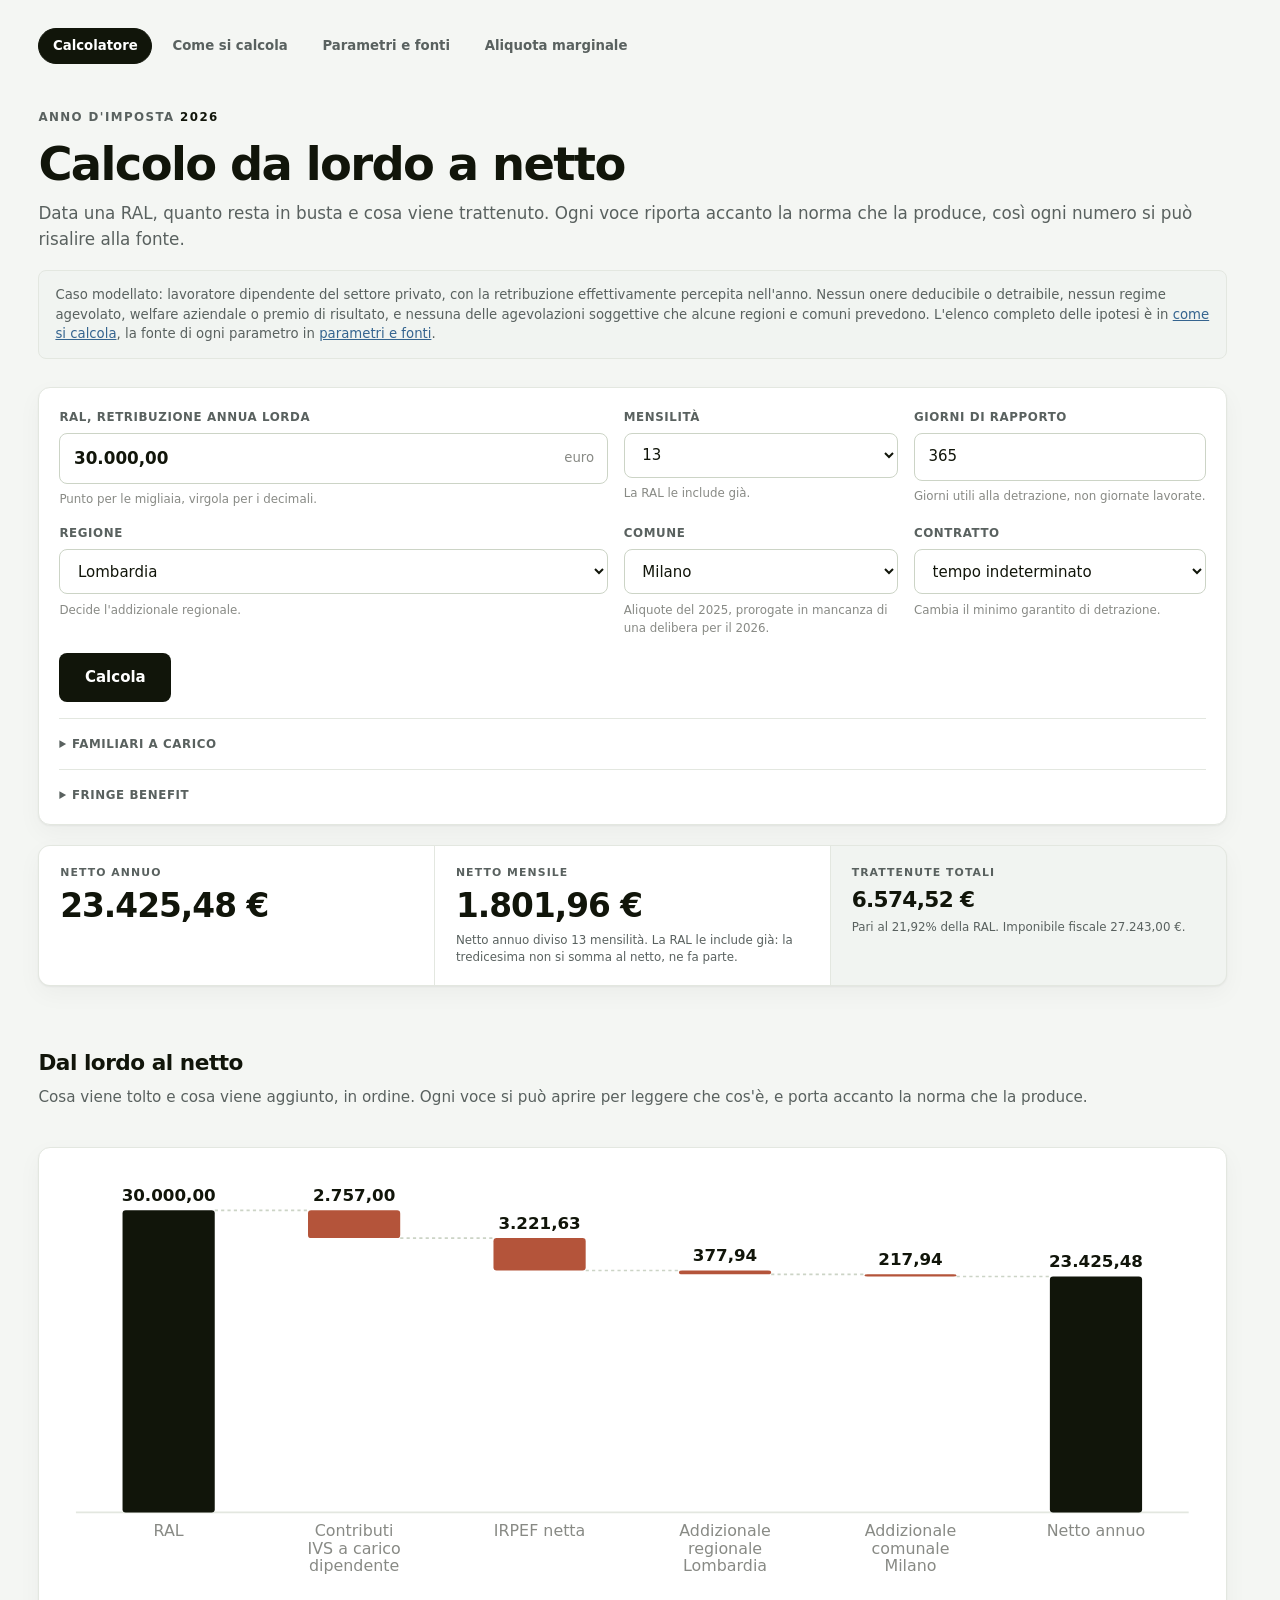
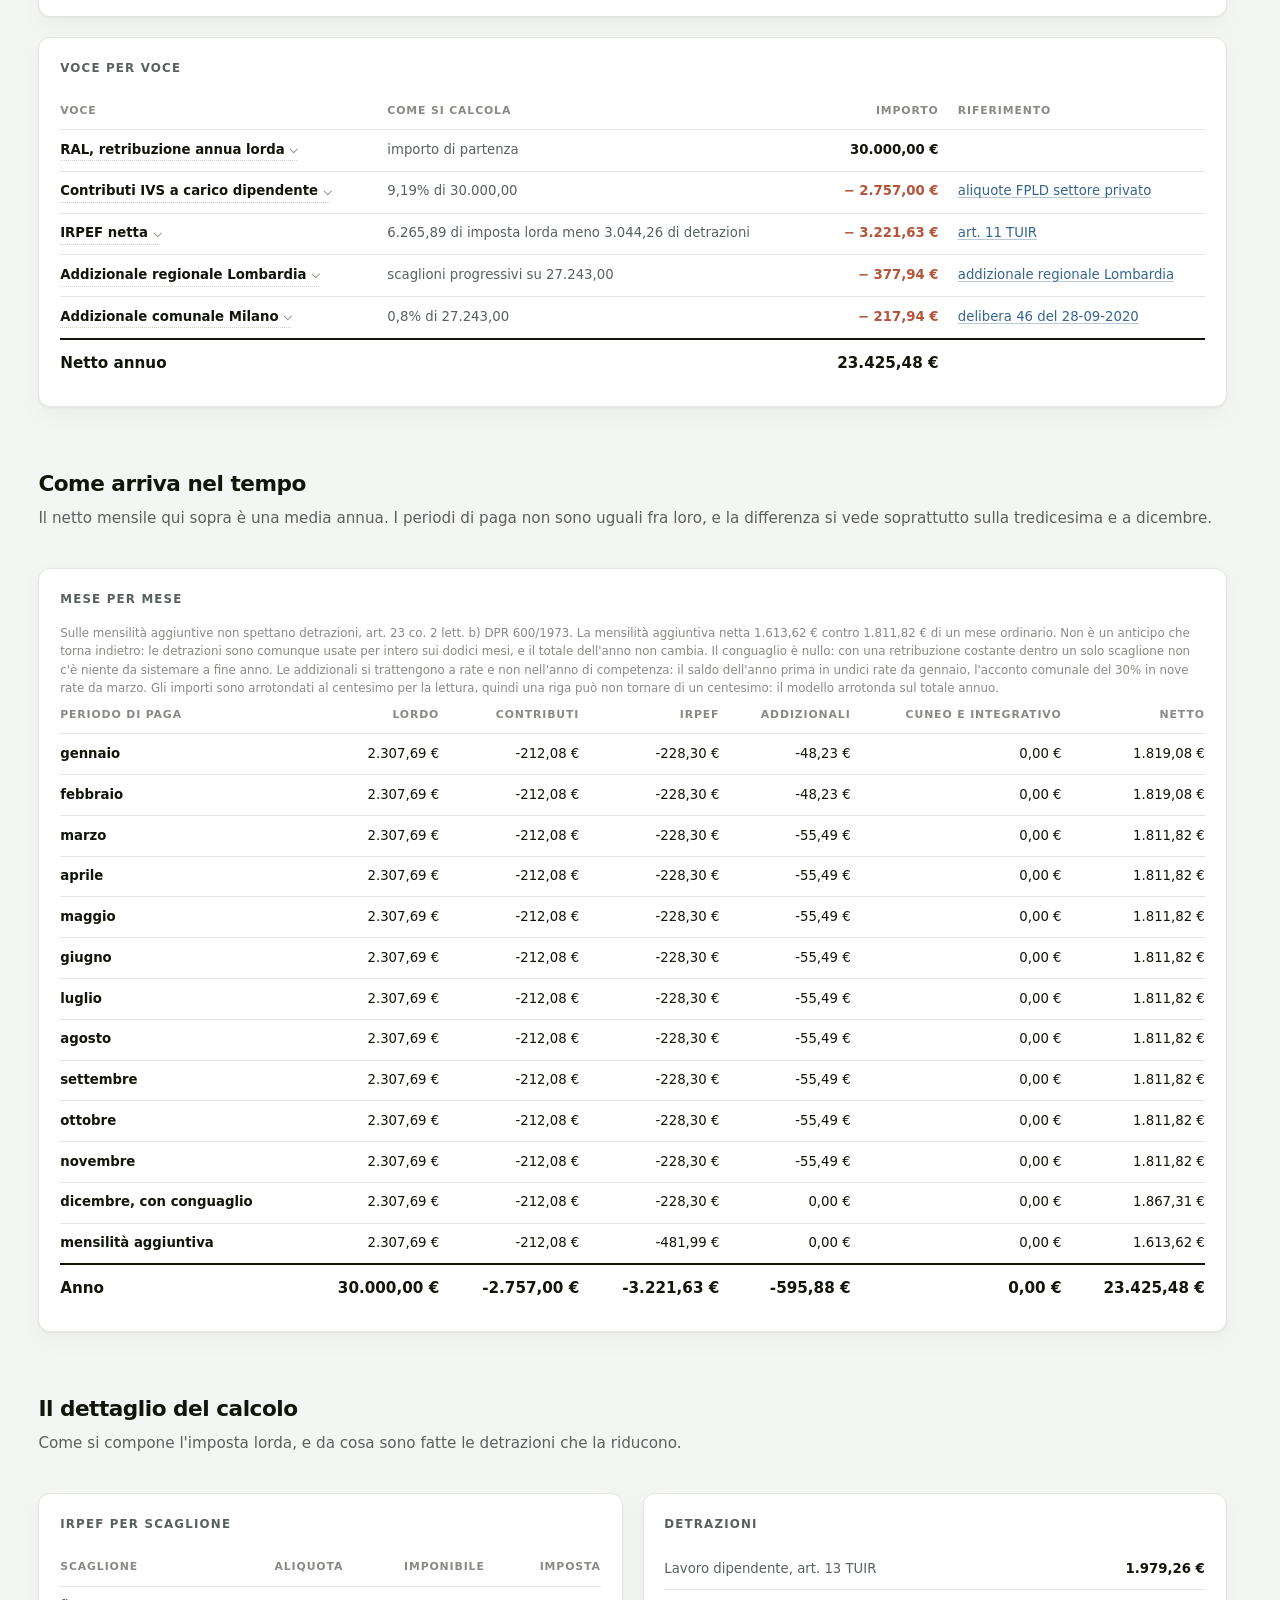
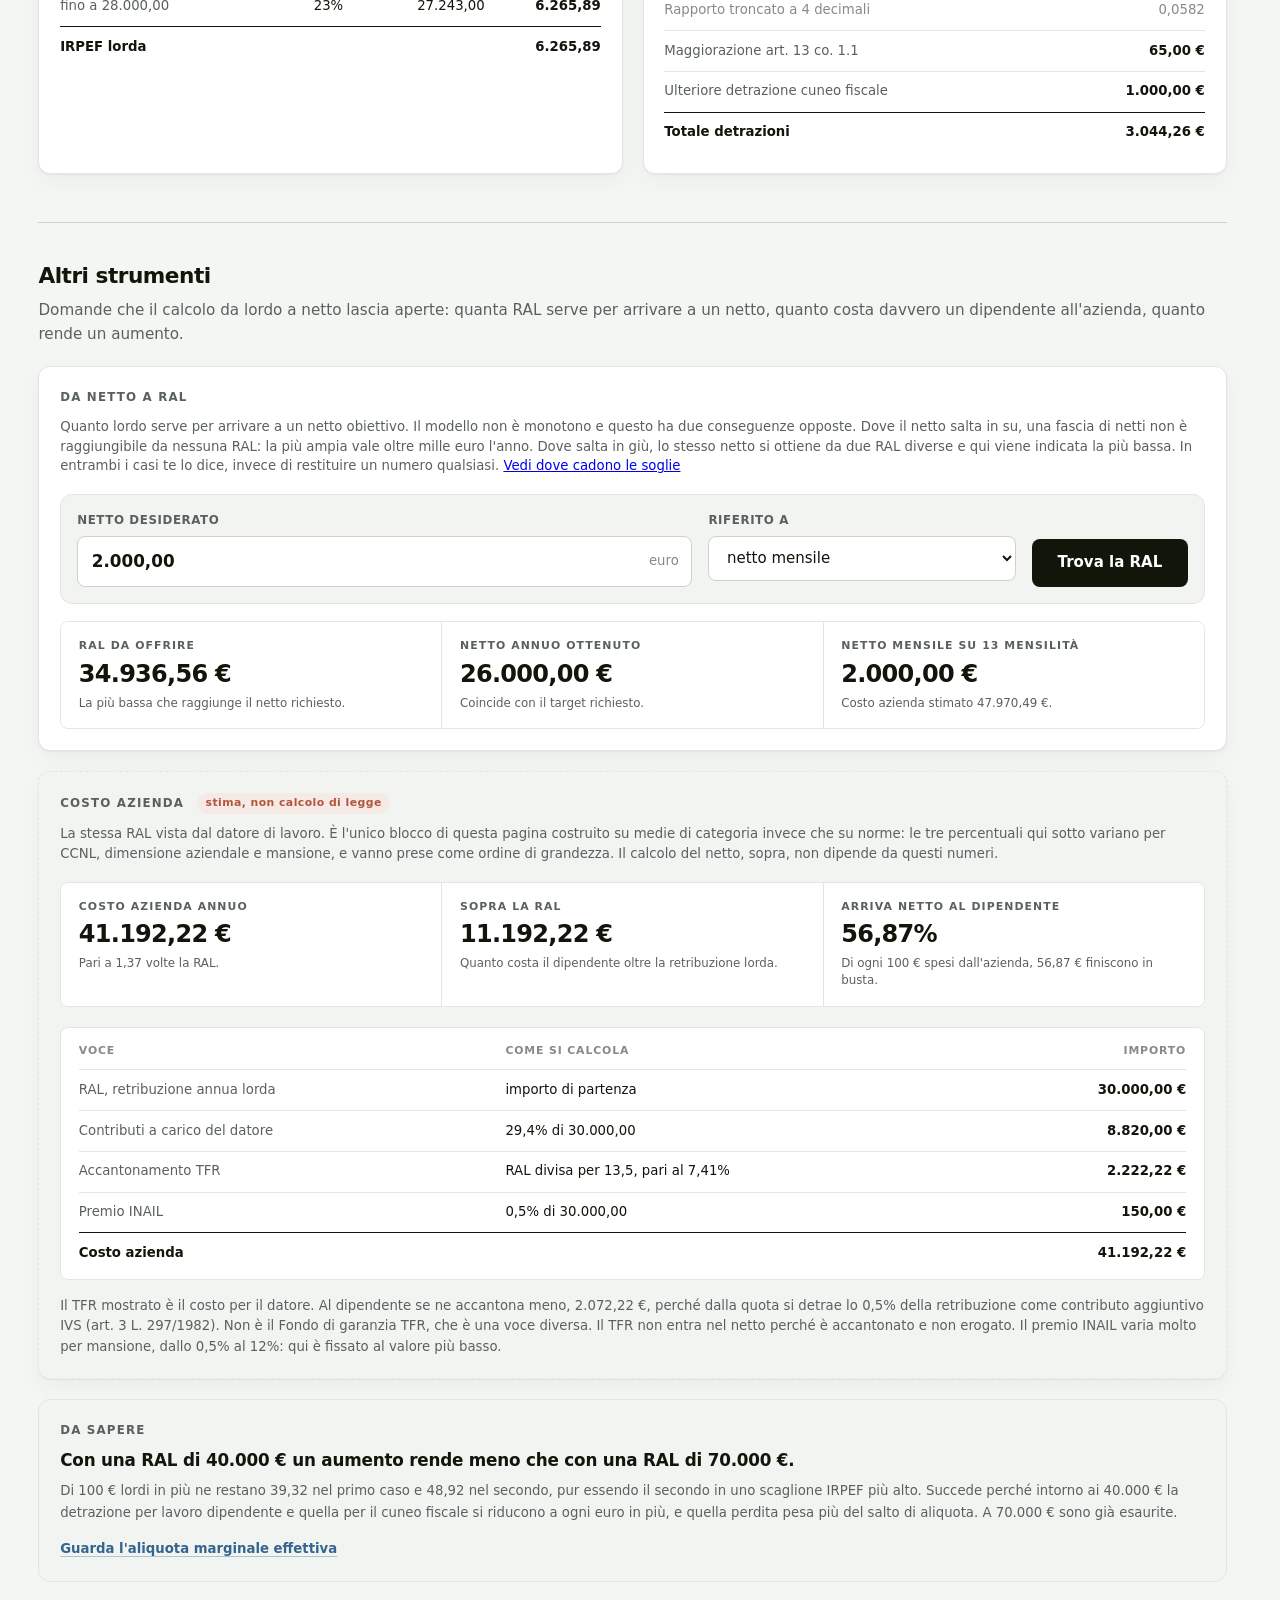
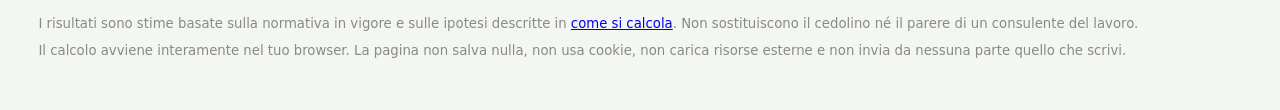
<file: index.html>
<!doctype html>
<html lang="it">
<head>
<meta charset="utf-8">
<meta name="viewport" content="width=device-width, initial-scale=1">
<title>Calcolo da lordo a netto, anno d'imposta 2026</title>
<meta name="description" content="Calcolo dello stipendio netto da RAL per lavoratori dipendenti in Italia, anni d'imposta 2025 e 2026: contributi, IRPEF, detrazioni, cuneo fiscale e addizionali di tutti i comuni, ogni voce con la norma che la produce.">
<meta property="og:type" content="website">
<meta property="og:site_name" content="Da RAL a netto">
<meta property="og:locale" content="it_IT">
<meta property="og:title" content="Da RAL a netto: calcolo dello stipendio netto 2026">
<meta property="og:description" content="Lo stipendio netto in Italia, voce per voce, con la norma che produce ogni numero. Contributi, IRPEF, cuneo fiscale e addizionali di 7.894 comuni.">
<meta property="og:url" content="https://ghiacciolodev.github.io/ral-netto/">
<meta property="og:image" content="https://ghiacciolodev.github.io/ral-netto/docs/og-image.png">
<meta property="og:image:width" content="1200">
<meta property="og:image:height" content="630">
<meta property="og:image:alt" content="Da RAL a netto: calcolatore dello stipendio netto con grafico a cascata">
<meta name="twitter:card" content="summary_large_image">
<link rel="icon" href="favicon.svg" type="image/svg+xml">
<link rel="stylesheet" href="src/styles.css">
</head>
<body>

  <nav aria-label="Sezioni del sito">
    <ul class="site-nav">
      <li><a href="index.html" aria-current="page">Calcolatore</a></li>
      <li><a href="metodo.html">Come si calcola</a></li>
      <li><a href="parametri.html">Parametri e fonti</a></li>
      <li><a href="curva.html">Aliquota marginale</a></li>
    </ul>
  </nav>

<header class="page-header">
  <p class="eyebrow">Anno d'imposta <strong>2026</strong></p>
  <h1>Calcolo da lordo a netto</h1>
  <p class="lede">
    Data una RAL, quanto resta in busta e cosa viene trattenuto. Ogni voce riporta
    accanto la norma che la produce, così ogni numero si può risalire alla fonte.
  </p>
  <p class="case-note">
    Caso modellato: lavoratore dipendente del settore privato, con la
    retribuzione effettivamente percepita nell'anno. Nessun onere deducibile o
    detraibile, nessun regime agevolato, welfare aziendale o premio di
    risultato, e nessuna delle agevolazioni soggettive che alcune regioni e
    comuni prevedono. L'elenco completo delle ipotesi è in
    <a href="metodo.html">come si calcola</a>, la fonte di ogni parametro in
    <a href="parametri.html">parametri e fonti</a>.
  </p>
</header>

<main>

  <form class="calc-form" id="calc-form" novalidate>
    <div class="field">
      <label for="input-ral">RAL, retribuzione annua lorda</label>
      <div class="input-wrap">
        <input id="input-ral" name="ral" type="text" inputmode="decimal"
               autocomplete="off" value="30.000,00"
               aria-describedby="hint-ral">
        <span class="unit" aria-hidden="true">euro</span>
      </div>
      <p class="hint" id="hint-ral">Punto per le migliaia, virgola per i decimali.</p>
    </div>

    <div class="field">
      <label for="input-months">Mensilità</label>
      <select id="input-months" name="months" aria-describedby="hint-months">
        <option value="12">12</option>
        <option value="13" selected>13</option>
        <option value="14">14</option>
      </select>
      <p class="hint" id="hint-months">La RAL le include già.</p>
    </div>

    <div class="field">
      <label for="input-days">Giorni di rapporto</label>
      <input id="input-days" name="days" type="number" min="1" max="365" step="1"
             value="365" aria-describedby="hint-days">
      <p class="hint" id="hint-days">Giorni utili alla detrazione, non giornate lavorate.</p>
    </div>

    <div class="field">
      <label for="input-region">Regione</label>
      <select id="input-region" aria-describedby="hint-region"></select>
      <p class="hint" id="hint-region">Decide l'addizionale regionale.</p>
    </div>

    <div class="field">
      <label for="input-municipality">Comune</label>
      <select id="input-municipality" aria-describedby="hint-municipality"></select>
      <p class="hint" id="hint-municipality"></p>
    </div>

    <div class="field">
      <label for="input-contract">Contratto</label>
      <select id="input-contract" aria-describedby="hint-contract">
        <option value="permanent" selected>tempo indeterminato</option>
        <option value="fixed-term">tempo determinato</option>
      </select>
      <p class="hint" id="hint-contract">Cambia il minimo garantito di detrazione.</p>
    </div>

    <div class="field field-action">
      <button type="submit">Calcola</button>
    </div>

    <details class="field-group">
      <summary>Familiari a carico</summary>

      <div class="field-grid">
        <div class="field field-check">
          <label class="check" for="input-spouse">
            <input id="input-spouse" type="checkbox">
            <span>Coniuge a carico</span>
          </label>
          <p class="hint">Non legalmente ed effettivamente separato.</p>
        </div>

        <div class="field">
          <label for="input-children-young">Figli sotto i 21 anni</label>
          <input id="input-children-young" type="number" min="0" max="10" step="1" value="0"
                 aria-describedby="hint-children-young">
          <p class="hint" id="hint-children-young">
            Non danno detrazione, c'è l'assegno unico. Alzano però la soglia dei
            fringe benefit.
          </p>
        </div>

        <div class="field">
          <label for="input-children">Figli a carico</label>
          <input id="input-children" type="number" min="0" max="10" step="1" value="0"
                 aria-describedby="hint-children">
          <p class="hint" id="hint-children">
            Dai 21 ai 29 anni, o dai 30 con disabilità accertata. Sotto i 21 c'è
            l'assegno unico al posto della detrazione.
          </p>
        </div>

        <div class="field">
          <label for="input-children-share">Quota per i figli</label>
          <select id="input-children-share" aria-describedby="hint-children-share">
            <option value="50" selected>50%, ripartita</option>
            <option value="100">100%, per intero</option>
          </select>
          <p class="hint" id="hint-children-share">
            La ripartizione a metà fra i genitori è la regola, il 100% va concordato.
          </p>
        </div>

        <div class="field">
          <label for="input-ascendants">Ascendenti a carico</label>
          <input id="input-ascendants" type="number" min="0" max="6" step="1" value="0"
                 aria-describedby="hint-ascendants">
          <p class="hint" id="hint-ascendants">
            Genitori e nonni, dal 2025 solo se conviventi.
          </p>
        </div>

        <div class="field">
          <label for="input-family-months">Mesi a carico</label>
          <input id="input-family-months" type="number" min="1" max="12" step="1" value="12"
                 aria-describedby="hint-family-months">
          <p class="hint" id="hint-family-months">
            Mesi in cui la condizione è durata, non giorni di lavoro.
          </p>
        </div>
      </div>

      <p class="hint hint-block" id="hint-family-limit"></p>
    </details>

    <details class="field-group">
      <summary>Fringe benefit</summary>

      <div class="field-grid">
        <div class="field">
          <label for="input-fringe">Valore annuo</label>
          <div class="input-wrap">
            <input id="input-fringe" type="text" inputmode="decimal" autocomplete="off"
                   value="0,00" aria-describedby="hint-fringe">
            <span class="unit" aria-hidden="true">euro</span>
          </div>
          <p class="hint" id="hint-fringe">
            Beni e servizi, buoni, rimborsi di utenze, affitto o interessi sul mutuo
            dell'abitazione principale.
          </p>
        </div>
      </div>

      <p class="hint hint-block" id="fringe-note"></p>
    </details>
  </form>

  <p class="error" id="error-box" role="alert" hidden></p>

  <section class="results" id="results" aria-live="polite" hidden>

    <div class="summary">
      <div class="summary-figure">
        <p class="summary-label">Netto annuo</p>
        <p class="summary-value" id="net-annual"></p>
      </div>
      <div class="summary-figure">
        <p class="summary-label">Netto mensile</p>
        <p class="summary-value" id="net-monthly"></p>
        <p class="summary-note" id="net-monthly-note"></p>
      </div>
      <div class="summary-figure summary-secondary">
        <p class="summary-label">Trattenute totali</p>
        <p class="summary-value" id="total-withheld"></p>
        <p class="summary-note" id="effective-rate"></p>
      </div>
    </div>

    <div class="section-lead">
      <h2 class="section-title">Dal lordo al netto</h2>
      <p>
        Cosa viene tolto e cosa viene aggiunto, in ordine. Ogni voce si può
        aprire per leggere che cos'è, e porta accanto la norma che la produce.
      </p>
    </div>

    <section class="block">
      <div class="chart-scroll">
        <div id="waterfall"></div>
      </div>
    </section>

    <section class="block">
      <h3>Voce per voce</h3>
      <table class="ledger" id="ledger-table">
        <thead>
          <tr>
            <th scope="col">Voce</th>
            <th scope="col">Come si calcola</th>
            <th scope="col" class="num">Importo</th>
            <th scope="col">Riferimento</th>
          </tr>
        </thead>
        <tbody></tbody>
        <tfoot></tfoot>
      </table>
    </section>

    <div class="section-lead">
      <h2 class="section-title">Come arriva nel tempo</h2>
      <p>
        Il netto mensile qui sopra è una media annua. I periodi di paga non sono
        uguali fra loro, e la differenza si vede soprattutto sulla tredicesima e
        a dicembre.
      </p>
    </div>

    <section class="block">
      <h3>Mese per mese</h3>
      <p class="hint hint-block" id="payroll-note"></p>
      <div class="table-scroll">
        <table class="ledger" id="payroll-table">
          <thead>
            <tr>
              <th scope="col">Periodo di paga</th>
              <th scope="col" class="num">Lordo</th>
              <th scope="col" class="num">Contributi</th>
              <th scope="col" class="num">IRPEF</th>
              <th scope="col" class="num">Addizionali</th>
              <th scope="col" class="num">Cuneo e integrativo</th>
              <th scope="col" class="num">Netto</th>
            </tr>
          </thead>
          <tbody></tbody>
          <tfoot></tfoot>
        </table>
      </div>
    </section>


    <div class="section-lead">
      <h2 class="section-title">Il dettaglio del calcolo</h2>
      <p>
        Come si compone l'imposta lorda, e da cosa sono fatte le detrazioni che
        la riducono.
      </p>
    </div>

    <div class="detail-grid">
      <section class="block">
        <h3>IRPEF per scaglione</h3>
        <table class="detail" id="bracket-table">
          <thead>
            <tr>
              <th scope="col">Scaglione</th>
              <th scope="col" class="num">Aliquota</th>
              <th scope="col" class="num">Imponibile</th>
              <th scope="col" class="num">Imposta</th>
            </tr>
          </thead>
          <tbody></tbody>
        </table>
      </section>

      <section class="block">
        <h3>Detrazioni</h3>
        <table class="detail" id="deduction-table">
          <tbody></tbody>
        </table>
      </section>
    </div>

  </section>

  <div class="section-lead section-lead-extra">
    <h2 class="section-title">Altri strumenti</h2>
    <p>
      Domande che il calcolo da lordo a netto lascia aperte: quanta RAL serve per
      arrivare a un netto, quanto costa davvero un dipendente all'azienda, quanto
      rende un aumento.
    </p>
  </div>

  <section class="block standalone" id="inverse-block">
    <h3>Da netto a RAL</h3>
    <p class="block-note">
      Quanto lordo serve per arrivare a un netto obiettivo. Il modello non è
      monotono e questo ha due conseguenze opposte. Dove il netto salta in su,
      una fascia di netti non è raggiungibile da nessuna RAL: la più ampia vale
      oltre mille euro l'anno. Dove salta in giù, lo stesso netto si ottiene da
      due RAL diverse e qui viene indicata la più bassa. In entrambi i casi te lo
      dice, invece di restituire un numero qualsiasi.
      <a href="curva.html">Vedi dove cadono le soglie</a>
    </p>

    <form class="calc-form inline-form" id="inverse-form" novalidate>
      <div class="field">
        <label for="input-net">Netto desiderato</label>
        <div class="input-wrap">
          <input id="input-net" type="text" inputmode="decimal" autocomplete="off" value="2.000,00">
          <span class="unit" aria-hidden="true">euro</span>
        </div>
      </div>

      <div class="field">
        <label for="input-net-basis">Riferito a</label>
        <select id="input-net-basis">
          <option value="monthly" selected>netto mensile</option>
          <option value="annual">netto annuo</option>
        </select>
      </div>

      <div class="field field-action">
        <button type="submit">Trova la RAL</button>
      </div>
    </form>

    <p class="error" id="inverse-error" role="alert" hidden></p>
    <div id="inverse-result" aria-live="polite"></div>
  </section>

  <section class="block standalone estimate" id="employer-block" hidden>
    <h3>Costo azienda <span class="badge-estimate">stima, non calcolo di legge</span></h3>
    <p class="block-note">
      La stessa RAL vista dal datore di lavoro. È l'unico blocco di questa pagina
      costruito su medie di categoria invece che su norme: le tre percentuali qui
      sotto variano per CCNL, dimensione aziendale e mansione, e vanno prese come
      ordine di grandezza. Il calcolo del netto, sopra, non dipende da questi numeri.
    </p>

    <div class="inverse-row" id="employer-figures"></div>

    <div class="table-card">
      <table class="detail" id="employer-table">
        <thead>
          <tr>
            <th scope="col">Voce</th>
            <th scope="col">Come si calcola</th>
            <th scope="col" class="num">Importo</th>
          </tr>
        </thead>
        <tbody></tbody>
      </table>
    </div>

    <p class="employer-caveat" id="employer-caveat"></p>
  </section>

  <a class="learned-card" href="curva.html" id="learned-card">
    <p class="learned-label">Da sapere</p>
    <p class="learned-headline" id="learned-headline"></p>
    <p class="learned-body" id="learned-body"></p>
    <span class="learned-cta">Guarda l'aliquota marginale effettiva</span>
  </a>

</main>

<footer class="page-footer">
  <p>
    I risultati sono stime basate sulla normativa in vigore e sulle ipotesi
    descritte in <a href="metodo.html">come si calcola</a>. Non sostituiscono il
    cedolino né il parere di un consulente del lavoro.
  </p>
  <p>
    Il calcolo avviene interamente nel tuo browser. La pagina non salva nulla,
    non usa cookie, non carica risorse esterne e non invia da nessuna parte
    quello che scrivi.
  </p>
</footer>

<script src="src/parameters-2025.js"></script>
<script src="src/parameters-2026.js"></script>
<script src="src/local-2025.js"></script>
<script src="src/local-2026.js"></script>
<script src="src/parameters.js"></script>
<script src="src/engine/numbers.js"></script>
<script src="src/engine/position.js"></script>
<script src="src/engine/steps.js"></script>
<script src="src/engine/rules.js"></script>
<script src="src/engine/calculation.js"></script>
<script src="src/engine/breakpoints.js"></script>
<script src="src/engine/inverse.js"></script>
<script src="src/engine/monthly.js"></script>
<script src="src/engine.js"></script>
<script src="src/explanations.js"></script>
<script src="src/ui-common.js"></script>
<script src="src/ui-calculator.js"></script>

</body>
</html>
</file>
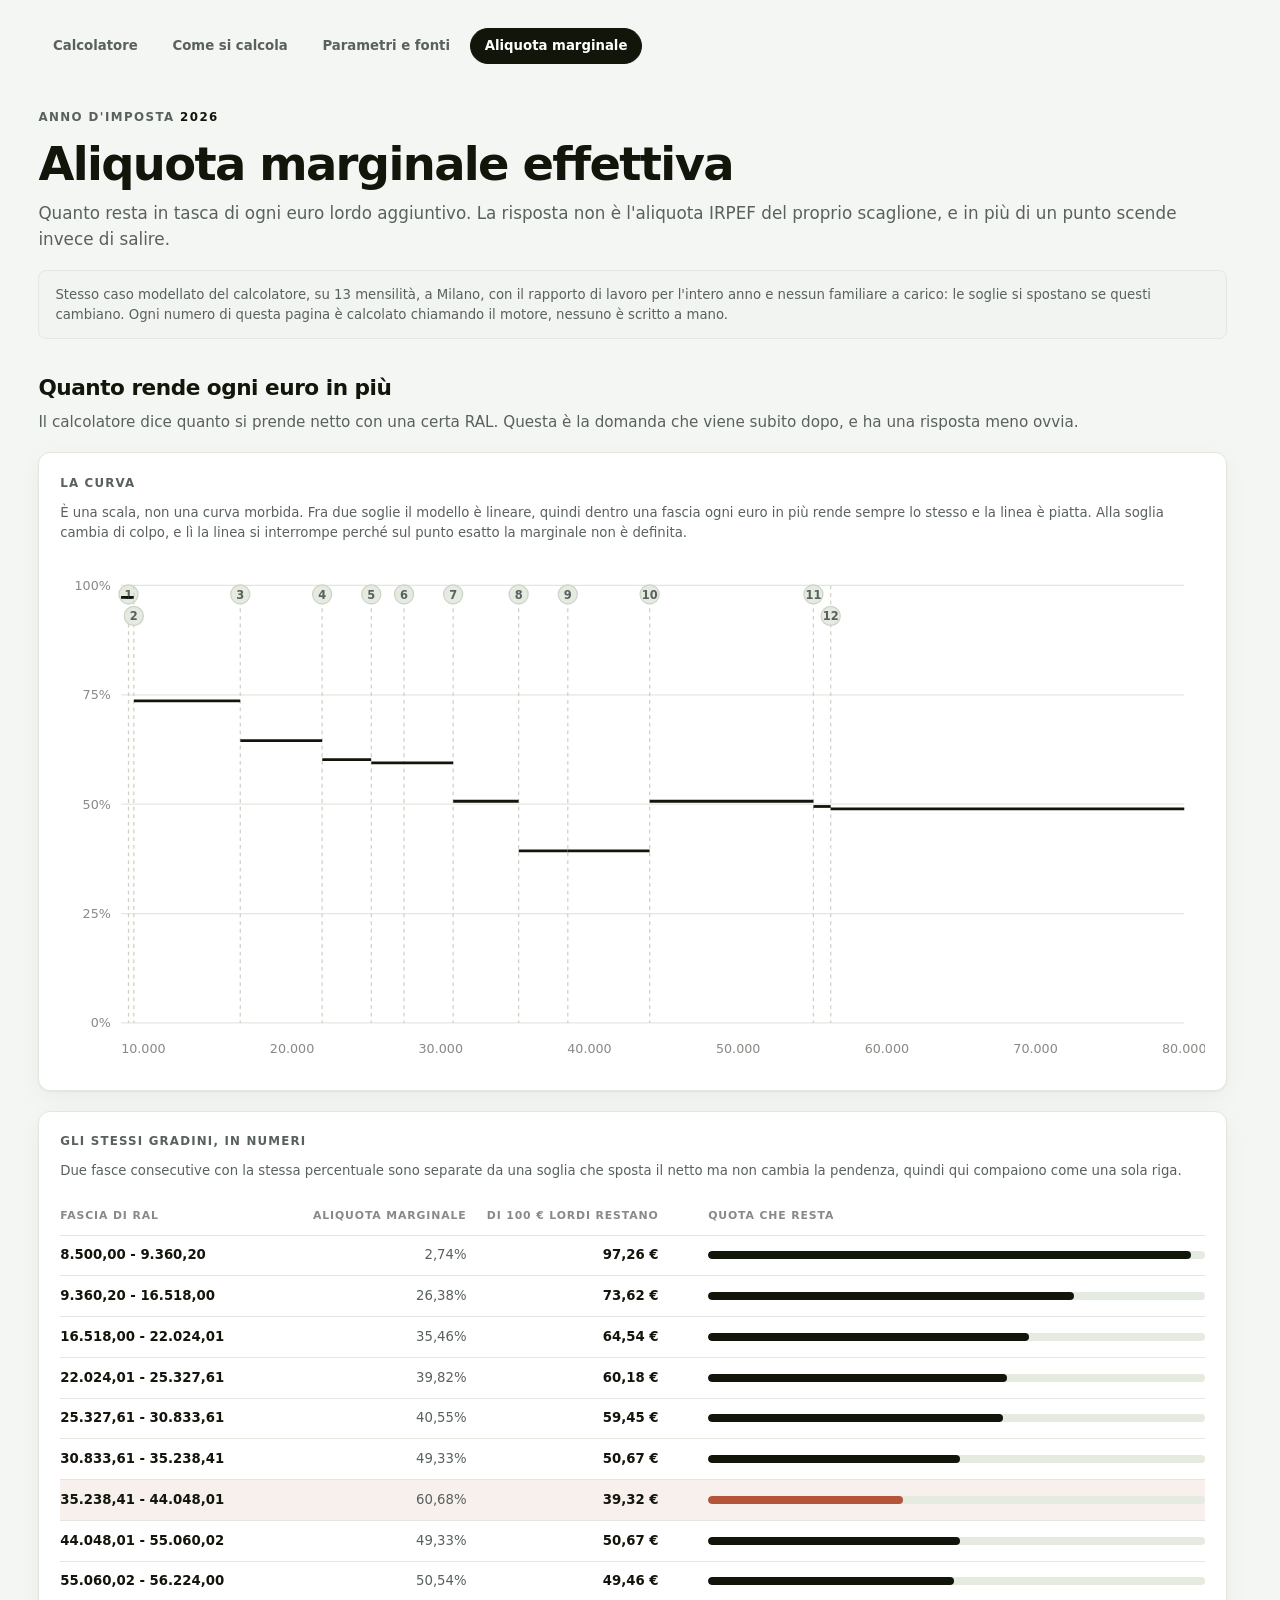
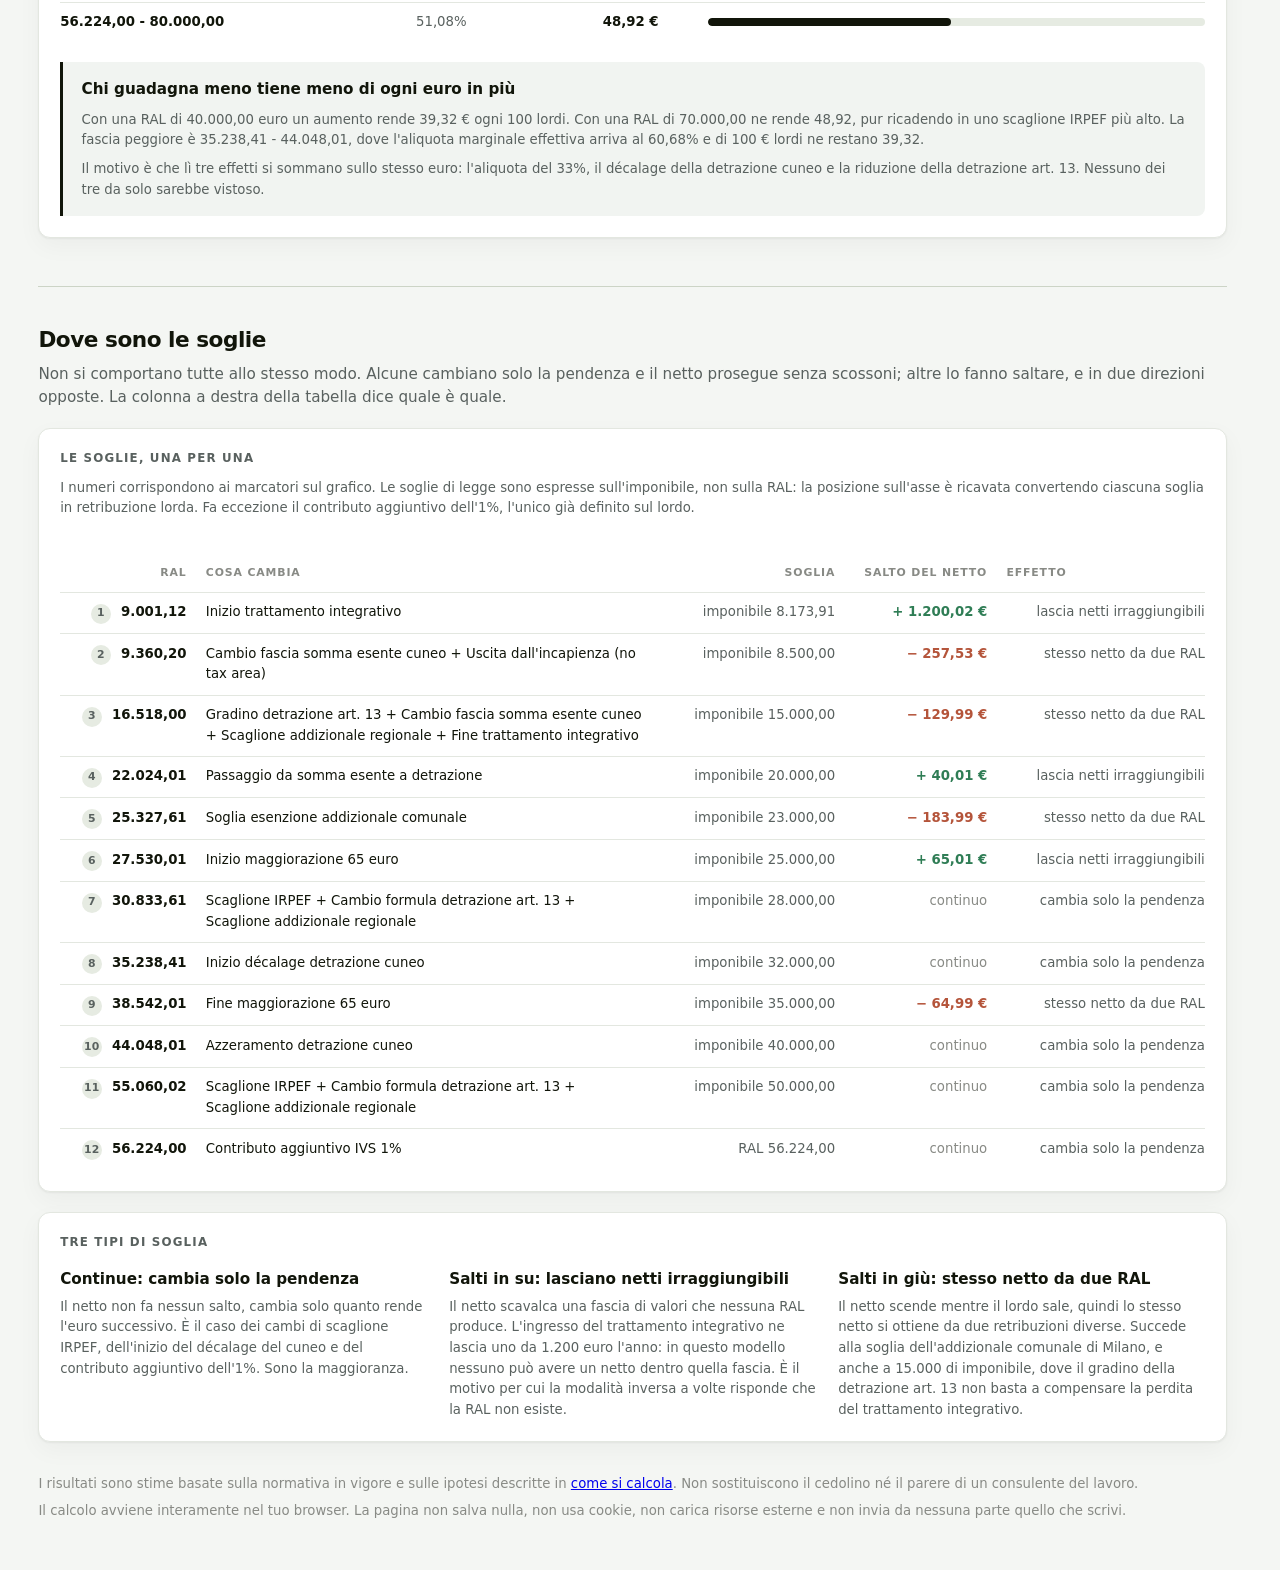
<file: curva.html>
<!doctype html>
<html lang="it">
<head>
<meta charset="utf-8">
<meta name="viewport" content="width=device-width, initial-scale=1">
<title>Aliquota marginale effettiva, anno d'imposta 2026</title>
<meta name="description" content="Quanto resta di ogni euro lordo in più: l'aliquota marginale effettiva in Italia e le soglie che la fanno salire e scendere.">
<meta property="og:type" content="article">
<meta property="og:site_name" content="Da RAL a netto">
<meta property="og:locale" content="it_IT">
<meta property="og:title" content="Aliquota marginale effettiva, anno d'imposta 2026">
<meta property="og:description" content="Fra 35.000 e 44.000 euro di RAL se ne va il 60,68% di ogni euro in più, più che a 70.000. Tutte le soglie e cosa succede a ciascuna.">
<meta property="og:url" content="https://ghiacciolodev.github.io/ral-netto/curva.html">
<meta property="og:image" content="https://ghiacciolodev.github.io/ral-netto/docs/og-image.png">
<meta property="og:image:width" content="1200">
<meta property="og:image:height" content="630">
<meta property="og:image:alt" content="Da RAL a netto: calcolatore dello stipendio netto con grafico a cascata">
<meta name="twitter:card" content="summary_large_image">
<link rel="icon" href="favicon.svg" type="image/svg+xml">
<link rel="stylesheet" href="src/styles.css">
</head>
<body>

  <nav aria-label="Sezioni del sito">
    <ul class="site-nav">
      <li><a href="index.html">Calcolatore</a></li>
      <li><a href="metodo.html">Come si calcola</a></li>
      <li><a href="parametri.html">Parametri e fonti</a></li>
      <li><a href="curva.html" aria-current="page">Aliquota marginale</a></li>
    </ul>
  </nav>

<header class="page-header">
  <p class="eyebrow">Anno d'imposta <strong>2026</strong></p>
  <h1>Aliquota marginale effettiva</h1>
  <p class="lede">
    Quanto resta in tasca di ogni euro lordo aggiuntivo. La risposta non è
    l'aliquota IRPEF del proprio scaglione, e in più di un punto scende invece di
    salire.
  </p>
  <p class="case-note">
    Stesso caso modellato del calcolatore, su 13 mensilità, a Milano, con il
    rapporto di lavoro per l'intero anno e nessun familiare a carico: le soglie
    si spostano se questi cambiano. Ogni numero di questa pagina è calcolato chiamando il
    motore, nessuno è scritto a mano.
  </p>
</header>

<main>

  <div class="section-lead">
    <h2 class="section-title">Quanto rende ogni euro in più</h2>
    <p>
      Il calcolatore dice quanto si prende netto con una certa RAL. Questa è la
      domanda che viene subito dopo, e ha una risposta meno ovvia.
    </p>
  </div>

  <section class="block">
    <h3>La curva</h3>
    <p class="block-note">
      È una scala, non una curva morbida. Fra due soglie il modello è lineare,
      quindi dentro una fascia ogni euro in più rende sempre lo stesso e la linea
      è piatta. Alla soglia cambia di colpo, e lì la linea si interrompe perché
      sul punto esatto la marginale non è definita.
    </p>

    <div class="chart-scroll">
      <div id="curve"></div>
    </div>
  </section>

  <section class="block standalone">
    <h3>Gli stessi gradini, in numeri</h3>
    <p class="block-note">
      Due fasce consecutive con la stessa percentuale sono separate da una soglia
      che sposta il netto ma non cambia la pendenza, quindi qui compaiono come una
      sola riga.
    </p>

    <div class="table-scroll">
      <table class="detail bands" id="band-table">
        <thead>
          <tr>
            <th scope="col">Fascia di RAL</th>
            <th scope="col" class="num">Aliquota marginale</th>
            <th scope="col" class="num">Di 100 € lordi restano</th>
            <th scope="col" class="band-bar-col">Quota che resta</th>
          </tr>
        </thead>
        <tbody></tbody>
      </table>
    </div>

    <div class="finding" id="finding"></div>
  </section>

  <div class="section-lead section-lead-extra">
    <h2 class="section-title">Dove sono le soglie</h2>
    <p>
      Non si comportano tutte allo stesso modo. Alcune cambiano solo la pendenza e
      il netto prosegue senza scossoni; altre lo fanno saltare, e in due direzioni
      opposte. La colonna a destra della tabella dice quale è quale.
    </p>
  </div>

  <section class="block">
    <h3>Le soglie, una per una</h3>
    <p class="block-note">
      I numeri corrispondono ai marcatori sul grafico. Le soglie di legge sono
      espresse sull'imponibile, non sulla RAL: la posizione sull'asse è ricavata
      convertendo ciascuna soglia in retribuzione lorda. Fa eccezione il contributo
      aggiuntivo dell'1%, l'unico già definito sul lordo.
    </p>

    <div class="table-scroll">
      <table class="detail breakpoints" id="breakpoint-table">
      <thead>
        <tr>
          <th scope="col" class="num">RAL</th>
          <th scope="col">Cosa cambia</th>
          <th scope="col" class="num">Soglia</th>
          <th scope="col" class="num">Salto del netto</th>
          <th scope="col">Effetto</th>
        </tr>
      </thead>
        <tbody></tbody>
      </table>
    </div>
  </section>

  <section class="block standalone">
    <h3>Tre tipi di soglia</h3>
    <div class="reading-grid">
      <div class="reading-item">
        <p class="reading-title">Continue: cambia solo la pendenza</p>
        <p>
          Il netto non fa nessun salto, cambia solo quanto rende l'euro successivo.
          È il caso dei cambi di scaglione IRPEF, dell'inizio del décalage del cuneo
          e del contributo aggiuntivo dell'1%. Sono la maggioranza.
        </p>
      </div>
      <div class="reading-item">
        <p class="reading-title">Salti in su: lasciano netti irraggiungibili</p>
        <p>
          Il netto scavalca una fascia di valori che nessuna RAL produce. L'ingresso
          del trattamento integrativo ne lascia uno da 1.200 euro l'anno: in questo
          modello nessuno può avere un netto dentro quella fascia. È il motivo per cui
          la modalità inversa a volte risponde che la RAL non esiste.
        </p>
      </div>
      <div class="reading-item">
        <p class="reading-title">Salti in giù: stesso netto da due RAL</p>
        <p>
          Il netto scende mentre il lordo sale, quindi lo stesso netto si ottiene da
          due retribuzioni diverse. Succede alla soglia dell'addizionale comunale di
          Milano, e anche a 15.000 di imponibile, dove il gradino della detrazione
          art. 13 non basta a compensare la perdita del trattamento integrativo.
        </p>
      </div>
    </div>
  </section>

</main>

<footer class="page-footer">
  <p>
    I risultati sono stime basate sulla normativa in vigore e sulle ipotesi
    descritte in <a href="metodo.html">come si calcola</a>. Non sostituiscono il
    cedolino né il parere di un consulente del lavoro.
  </p>
  <p>
    Il calcolo avviene interamente nel tuo browser. La pagina non salva nulla,
    non usa cookie, non carica risorse esterne e non invia da nessuna parte
    quello che scrivi.
  </p>
</footer>

<script src="src/parameters-2025.js"></script>
<script src="src/parameters-2026.js"></script>
<script src="src/local-2025.js"></script>
<script src="src/local-2026.js"></script>
<script src="src/parameters.js"></script>
<script src="src/engine/numbers.js"></script>
<script src="src/engine/position.js"></script>
<script src="src/engine/steps.js"></script>
<script src="src/engine/rules.js"></script>
<script src="src/engine/calculation.js"></script>
<script src="src/engine/breakpoints.js"></script>
<script src="src/engine/inverse.js"></script>
<script src="src/engine/monthly.js"></script>
<script src="src/engine.js"></script>
<script src="src/ui-common.js"></script>
<script src="src/ui-curve.js"></script>

</body>
</html>
</file>
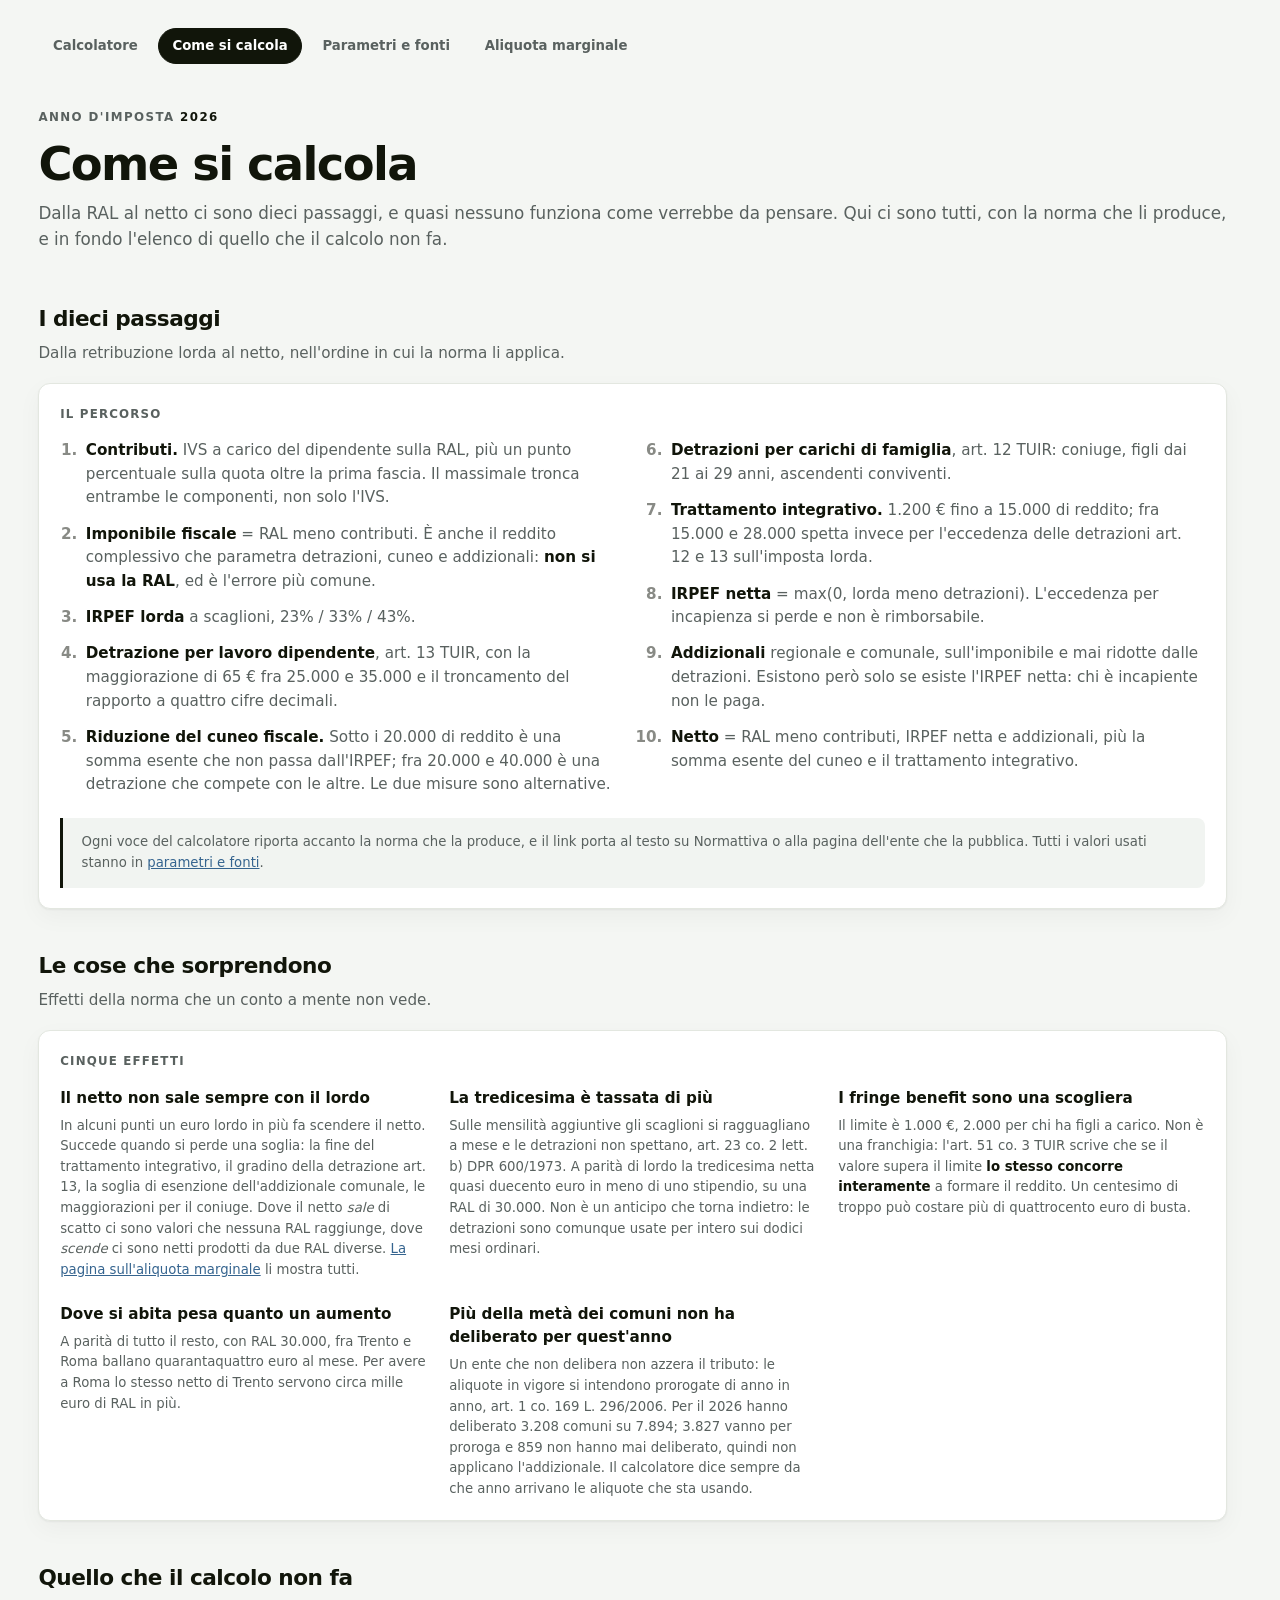
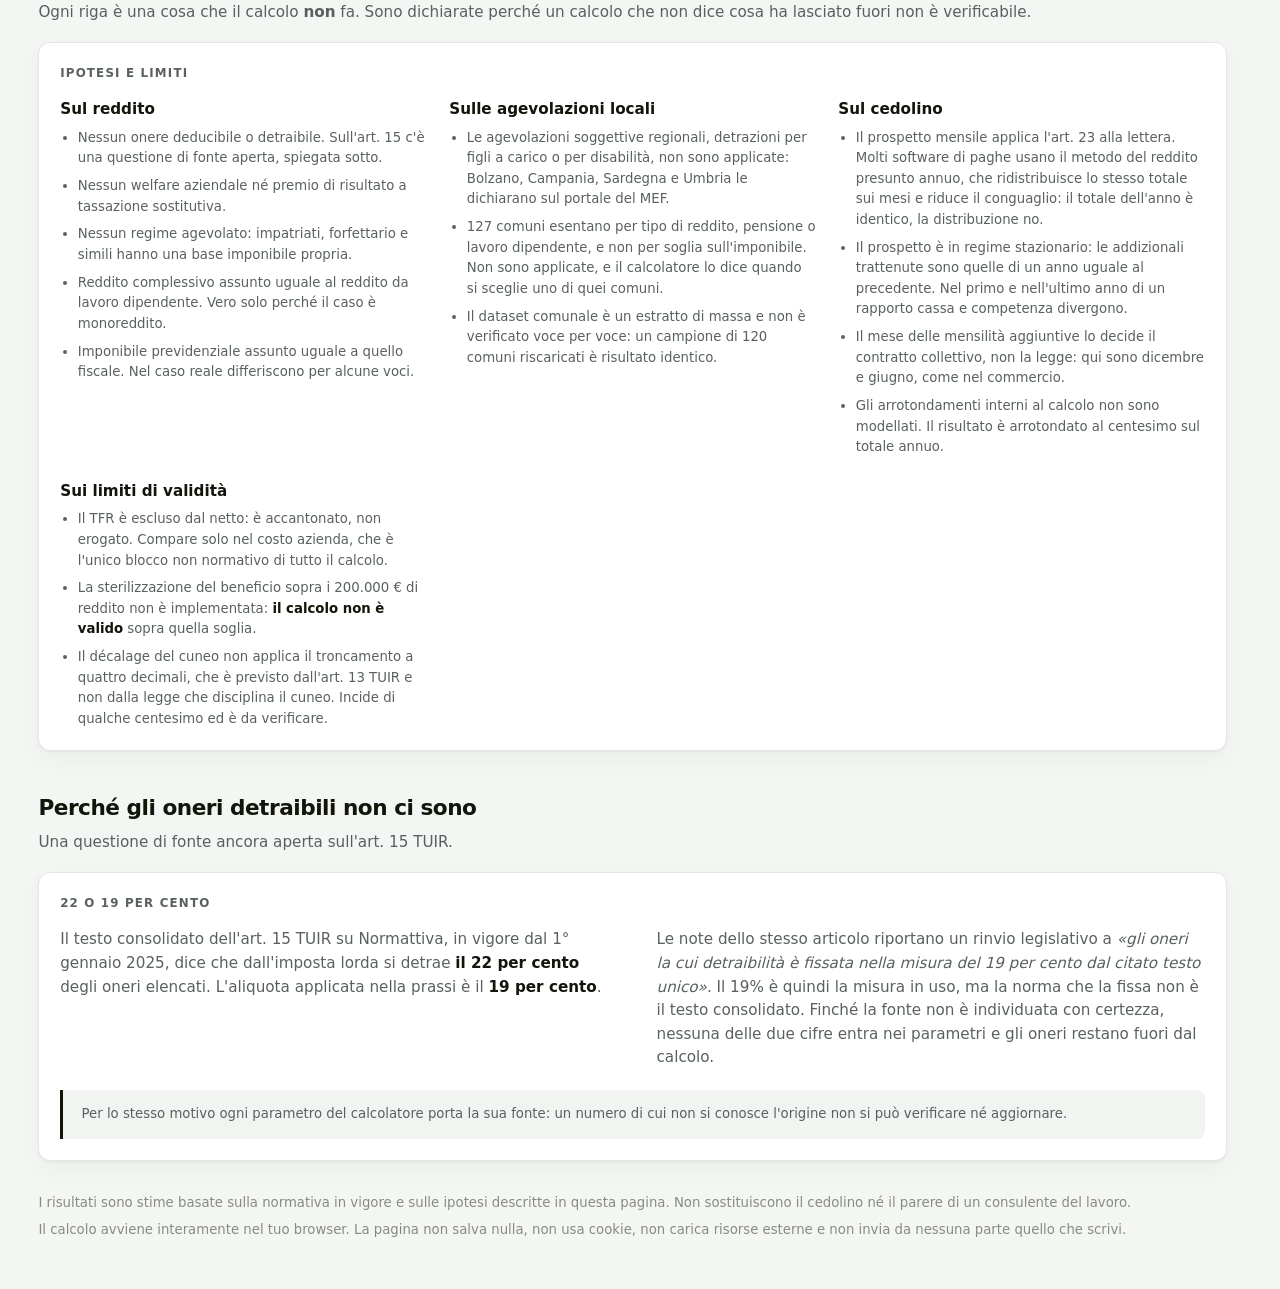
<file: metodo.html>
<!doctype html>
<html lang="it">
<head>
<meta charset="utf-8">
<meta name="viewport" content="width=device-width, initial-scale=1">
<title>Come si calcola, anno d'imposta 2026</title>
<meta name="description" content="I dieci passaggi dalla RAL allo stipendio netto, con la norma che li produce, gli effetti che sorprendono e i limiti dichiarati del calcolo.">
<meta property="og:type" content="article">
<meta property="og:site_name" content="Da RAL a netto">
<meta property="og:locale" content="it_IT">
<meta property="og:title" content="Come si calcola lo stipendio netto, anno d'imposta 2026">
<meta property="og:description" content="I dieci passaggi dalla RAL al netto, con la norma che li produce e l'elenco di quello che il calcolo non fa.">
<meta property="og:url" content="https://ghiacciolodev.github.io/ral-netto/metodo.html">
<meta property="og:image" content="https://ghiacciolodev.github.io/ral-netto/docs/og-image.png">
<meta property="og:image:width" content="1200">
<meta property="og:image:height" content="630">
<meta property="og:image:alt" content="Da RAL a netto: calcolatore dello stipendio netto con grafico a cascata">
<meta name="twitter:card" content="summary_large_image">
<link rel="icon" href="favicon.svg" type="image/svg+xml">
<link rel="stylesheet" href="src/styles.css">
</head>
<body>

  <nav aria-label="Sezioni del sito">
    <ul class="site-nav">
      <li><a href="index.html">Calcolatore</a></li>
      <li><a href="metodo.html" aria-current="page">Come si calcola</a></li>
      <li><a href="parametri.html">Parametri e fonti</a></li>
      <li><a href="curva.html">Aliquota marginale</a></li>
    </ul>
  </nav>

<header class="page-header">
  <p class="eyebrow">Anno d'imposta <strong>2026</strong></p>
  <h1>Come si calcola</h1>
  <p class="lede">
    Dalla RAL al netto ci sono dieci passaggi, e quasi nessuno funziona come
    verrebbe da pensare. Qui ci sono tutti, con la norma che li produce, e in
    fondo l'elenco di quello che il calcolo non fa.
  </p>
</header>

<main>

  <div class="section-lead">
    <h2 class="section-title">I dieci passaggi</h2>
    <p>Dalla retribuzione lorda al netto, nell'ordine in cui la norma li applica.</p>
  </div>

  <section class="block">
    <h3>Il percorso</h3>
    <ol class="steps">
      <li>
        <strong>Contributi.</strong> IVS a carico del dipendente sulla RAL, più
        un punto percentuale sulla quota oltre la prima fascia. Il massimale
        tronca entrambe le componenti, non solo l'IVS.
      </li>
      <li>
        <strong>Imponibile fiscale</strong> = RAL meno contributi. È anche il
        reddito complessivo che parametra detrazioni, cuneo e addizionali:
        <strong>non si usa la RAL</strong>, ed è l'errore più comune.
      </li>
      <li><strong>IRPEF lorda</strong> a scaglioni, 23% / 33% / 43%.</li>
      <li>
        <strong>Detrazione per lavoro dipendente</strong>, art. 13 TUIR, con la
        maggiorazione di 65 € fra 25.000 e 35.000 e il troncamento del rapporto a
        quattro cifre decimali.
      </li>
      <li>
        <strong>Riduzione del cuneo fiscale.</strong> Sotto i 20.000 di reddito è
        una somma esente che non passa dall'IRPEF; fra 20.000 e 40.000 è una
        detrazione che compete con le altre. Le due misure sono alternative.
      </li>
      <li>
        <strong>Detrazioni per carichi di famiglia</strong>, art. 12 TUIR: coniuge,
        figli dai 21 ai 29 anni, ascendenti conviventi.
      </li>
      <li>
        <strong>Trattamento integrativo.</strong> 1.200 € fino a 15.000 di reddito;
        fra 15.000 e 28.000 spetta invece per l'eccedenza delle detrazioni art. 12
        e 13 sull'imposta lorda.
      </li>
      <li>
        <strong>IRPEF netta</strong> = max(0, lorda meno detrazioni). L'eccedenza
        per incapienza si perde e non è rimborsabile.
      </li>
      <li>
        <strong>Addizionali</strong> regionale e comunale, sull'imponibile e mai
        ridotte dalle detrazioni. Esistono però solo se esiste l'IRPEF netta:
        chi è incapiente non le paga.
      </li>
      <li>
        <strong>Netto</strong> = RAL meno contributi, IRPEF netta e addizionali,
        più la somma esente del cuneo e il trattamento integrativo.
      </li>
    </ol>

    <div class="callout">
      <p>
        Ogni voce del calcolatore riporta accanto la norma che la produce, e il
        link porta al testo su Normattiva o alla pagina dell'ente che la pubblica.
        Tutti i valori usati stanno in
        <a href="parametri.html">parametri e fonti</a>.
      </p>
    </div>
  </section>

  <div class="section-lead">
    <h2 class="section-title">Le cose che sorprendono</h2>
    <p>Effetti della norma che un conto a mente non vede.</p>
  </div>

  <section class="block">
    <h3>Cinque effetti</h3>
    <div class="reading-grid">
      <div class="reading-item">
        <p class="reading-title">Il netto non sale sempre con il lordo</p>
        <p>
          In alcuni punti un euro lordo in più fa scendere il netto. Succede quando
          si perde una soglia: la fine del trattamento integrativo, il gradino della
          detrazione art. 13, la soglia di esenzione dell'addizionale comunale, le
          maggiorazioni per il coniuge. Dove il netto <em>sale</em> di scatto ci
          sono valori che nessuna RAL raggiunge, dove <em>scende</em> ci sono netti
          prodotti da due RAL diverse. <a href="curva.html">La pagina
          sull'aliquota marginale</a> li mostra tutti.
        </p>
      </div>
      <div class="reading-item">
        <p class="reading-title">La tredicesima è tassata di più</p>
        <p>
          Sulle mensilità aggiuntive gli scaglioni si ragguagliano a mese e le
          detrazioni non spettano, art. 23 co. 2 lett. b) DPR 600/1973. A parità di
          lordo la tredicesima netta quasi duecento euro in meno di uno stipendio,
          su una RAL di 30.000. Non è un anticipo che torna indietro: le detrazioni
          sono comunque usate per intero sui dodici mesi ordinari.
        </p>
      </div>
      <div class="reading-item">
        <p class="reading-title">I fringe benefit sono una scogliera</p>
        <p>
          Il limite è 1.000 €, 2.000 per chi ha figli a carico. Non è una
          franchigia: l'art. 51 co. 3 TUIR scrive che se il valore supera il limite
          <strong>lo stesso concorre interamente</strong> a formare il reddito. Un
          centesimo di troppo può costare più di quattrocento euro di busta.
        </p>
      </div>
      <div class="reading-item">
        <p class="reading-title">Dove si abita pesa quanto un aumento</p>
        <p>
          A parità di tutto il resto, con RAL 30.000, fra Trento e Roma ballano
          quarantaquattro euro al mese. Per avere a Roma lo stesso netto di Trento
          servono circa mille euro di RAL in più.
        </p>
      </div>
      <div class="reading-item">
        <p class="reading-title">Più della metà dei comuni non ha deliberato per quest'anno</p>
        <p>
          Un ente che non delibera non azzera il tributo: le aliquote in vigore si
          intendono prorogate di anno in anno, art. 1 co. 169 L. 296/2006. Per il
          2026 hanno deliberato 3.208 comuni su 7.894; 3.827 vanno per proroga e
          859 non hanno mai deliberato, quindi non applicano l'addizionale. Il
          calcolatore dice sempre da che anno arrivano le aliquote che sta usando.
        </p>
      </div>
    </div>
  </section>

  <div class="section-lead">
    <h2 class="section-title">Quello che il calcolo non fa</h2>
    <p>
      Ogni riga è una cosa che il calcolo <strong>non</strong> fa. Sono dichiarate
      perché un calcolo che non dice cosa ha lasciato fuori non è verificabile.
    </p>
  </div>

  <section class="block">
    <h3>Ipotesi e limiti</h3>
    <div class="reading-grid">
      <div class="reading-item">
        <p class="reading-title">Sul reddito</p>
        <ul class="note-list">
          <li>
            Nessun onere deducibile o detraibile. Sull'art. 15 c'è una questione di
            fonte aperta, spiegata sotto.
          </li>
          <li>
            Nessun welfare aziendale né premio di risultato a tassazione sostitutiva.
          </li>
          <li>
            Nessun regime agevolato: impatriati, forfettario e simili hanno una base
            imponibile propria.
          </li>
          <li>
            Reddito complessivo assunto uguale al reddito da lavoro dipendente. Vero
            solo perché il caso è monoreddito.
          </li>
          <li>
            Imponibile previdenziale assunto uguale a quello fiscale. Nel caso reale
            differiscono per alcune voci.
          </li>
        </ul>
      </div>
      <div class="reading-item">
        <p class="reading-title">Sulle agevolazioni locali</p>
        <ul class="note-list">
          <li>
            Le agevolazioni soggettive regionali, detrazioni per figli a carico o per
            disabilità, non sono applicate: Bolzano, Campania, Sardegna e Umbria le
            dichiarano sul portale del MEF.
          </li>
          <li>
            127 comuni esentano per tipo di reddito, pensione o lavoro dipendente, e
            non per soglia sull'imponibile. Non sono applicate, e il calcolatore lo
            dice quando si sceglie uno di quei comuni.
          </li>
          <li>
            Il dataset comunale è un estratto di massa e non è verificato voce per
            voce: un campione di 120 comuni riscaricati è risultato identico.
          </li>
        </ul>
      </div>
      <div class="reading-item">
        <p class="reading-title">Sul cedolino</p>
        <ul class="note-list">
          <li>
            Il prospetto mensile applica l'art. 23 alla lettera. Molti software di
            paghe usano il metodo del reddito presunto annuo, che ridistribuisce lo
            stesso totale sui mesi e riduce il conguaglio: il totale dell'anno è
            identico, la distribuzione no.
          </li>
          <li>
            Il prospetto è in regime stazionario: le addizionali trattenute sono
            quelle di un anno uguale al precedente. Nel primo e nell'ultimo anno di
            un rapporto cassa e competenza divergono.
          </li>
          <li>
            Il mese delle mensilità aggiuntive lo decide il contratto collettivo, non
            la legge: qui sono dicembre e giugno, come nel commercio.
          </li>
          <li>
            Gli arrotondamenti interni al calcolo non sono modellati. Il risultato è
            arrotondato al centesimo sul totale annuo.
          </li>
        </ul>
      </div>
      <div class="reading-item">
        <p class="reading-title">Sui limiti di validità</p>
        <ul class="note-list">
          <li>
            Il TFR è escluso dal netto: è accantonato, non erogato. Compare solo nel
            costo azienda, che è l'unico blocco non normativo di tutto il calcolo.
          </li>
          <li>
            La sterilizzazione del beneficio sopra i 200.000 € di reddito non è
            implementata: <strong>il calcolo non è valido</strong> sopra quella soglia.
          </li>
          <li>
            Il décalage del cuneo non applica il troncamento a quattro decimali, che
            è previsto dall'art. 13 TUIR e non dalla legge che disciplina il cuneo.
            Incide di qualche centesimo ed è da verificare.
          </li>
        </ul>
      </div>
    </div>
  </section>

  <div class="section-lead">
    <h2 class="section-title">Perché gli oneri detraibili non ci sono</h2>
    <p>Una questione di fonte ancora aperta sull'art. 15 TUIR.</p>
  </div>

  <section class="block">
    <h3>22 o 19 per cento</h3>
    <div class="text-columns">
      <p>
        Il testo consolidato dell'art. 15 TUIR su Normattiva, in vigore dal 1°
        gennaio 2025, dice che dall'imposta lorda si detrae
        <strong>il 22 per cento</strong> degli oneri elencati. L'aliquota applicata
        nella prassi è il <strong>19 per cento</strong>.
      </p>
      <p>
        Le note dello stesso articolo riportano un rinvio legislativo a
        <em>«gli oneri la cui detraibilità è fissata nella misura del 19 per cento
        dal citato testo unico»</em>. Il 19% è quindi la misura in uso, ma la norma
        che la fissa non è il testo consolidato. Finché la fonte non è individuata
        con certezza, nessuna delle due cifre entra nei parametri e gli oneri
        restano fuori dal calcolo.
      </p>
    </div>

    <div class="callout">
      <p>
        Per lo stesso motivo ogni parametro del calcolatore porta la sua fonte: un
        numero di cui non si conosce l'origine non si può verificare né aggiornare.
      </p>
    </div>
  </section>

</main>

<footer class="page-footer">
  <p>
    I risultati sono stime basate sulla normativa in vigore e sulle ipotesi
    descritte in questa pagina. Non sostituiscono il cedolino né il parere di un
    consulente del lavoro.
  </p>
  <p>
    Il calcolo avviene interamente nel tuo browser. La pagina non salva nulla,
    non usa cookie, non carica risorse esterne e non invia da nessuna parte
    quello che scrivi.
  </p>
</footer>

</body>
</html>
</file>
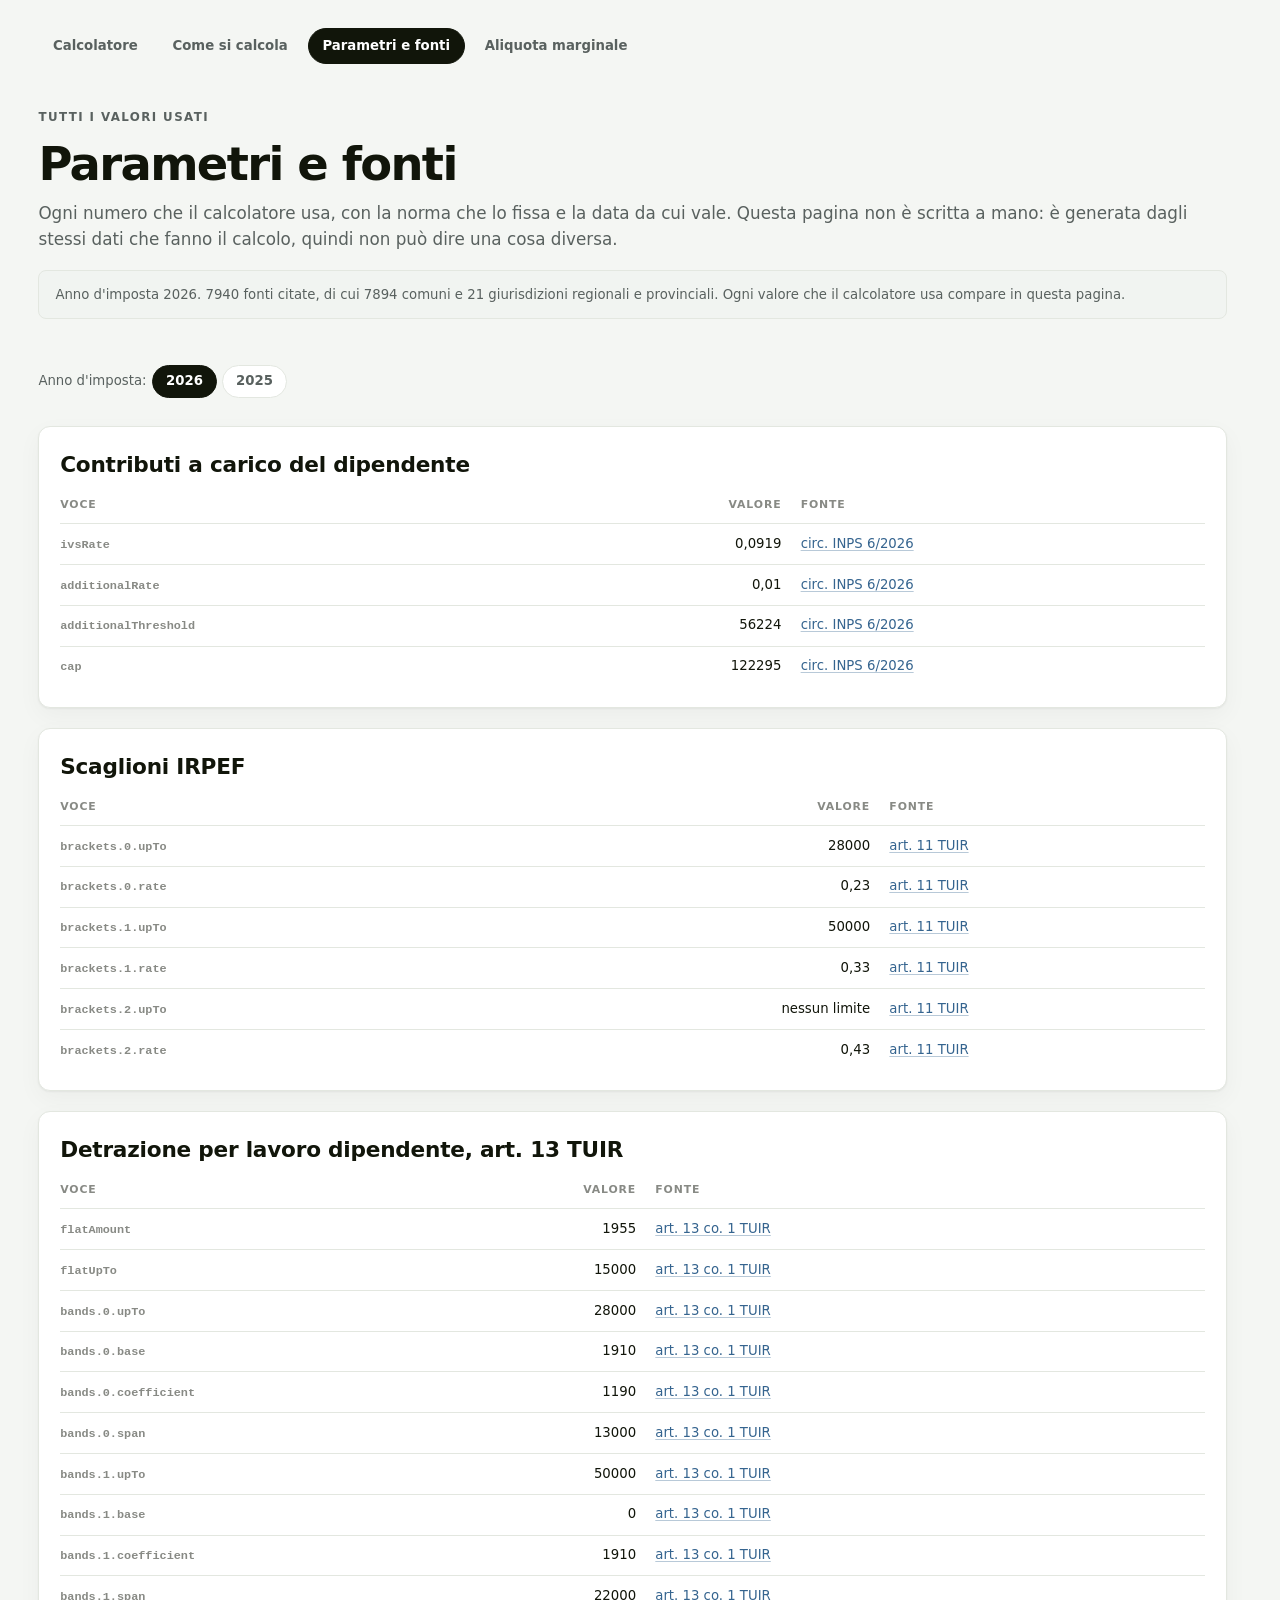
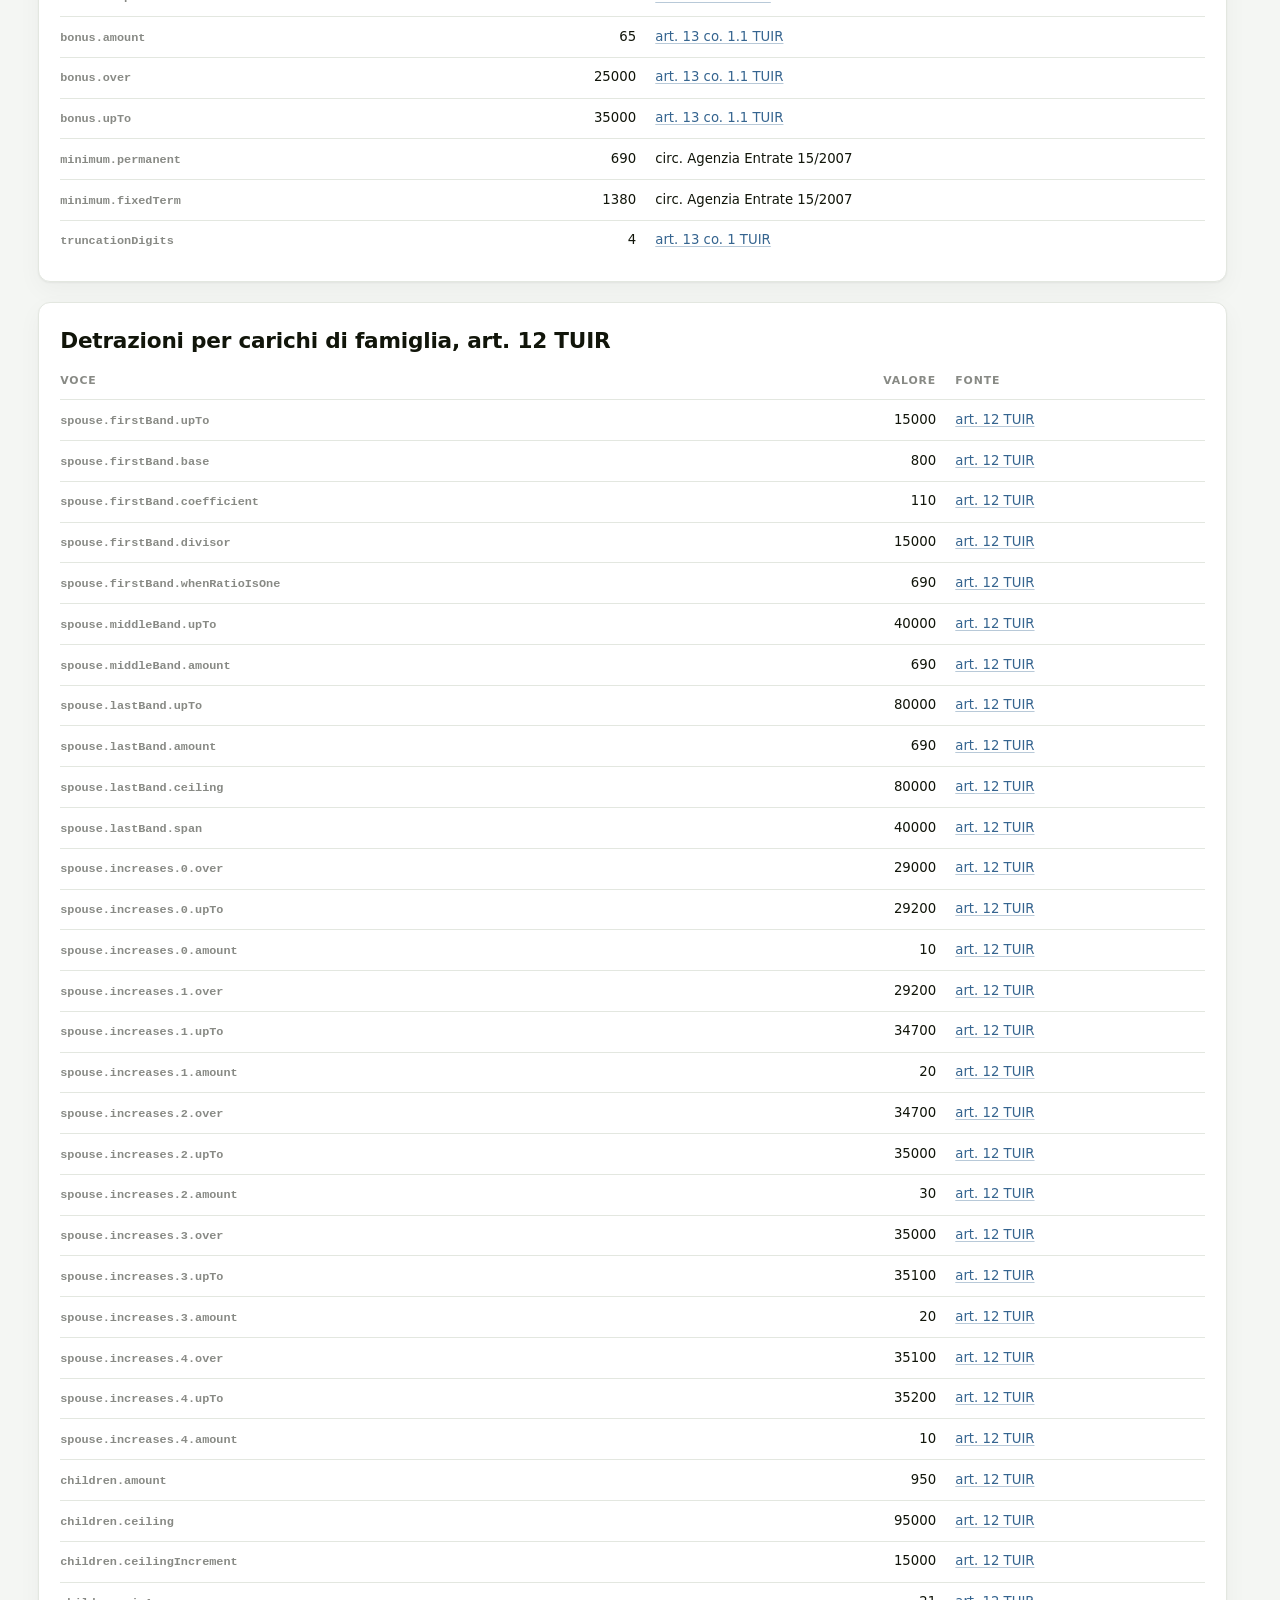
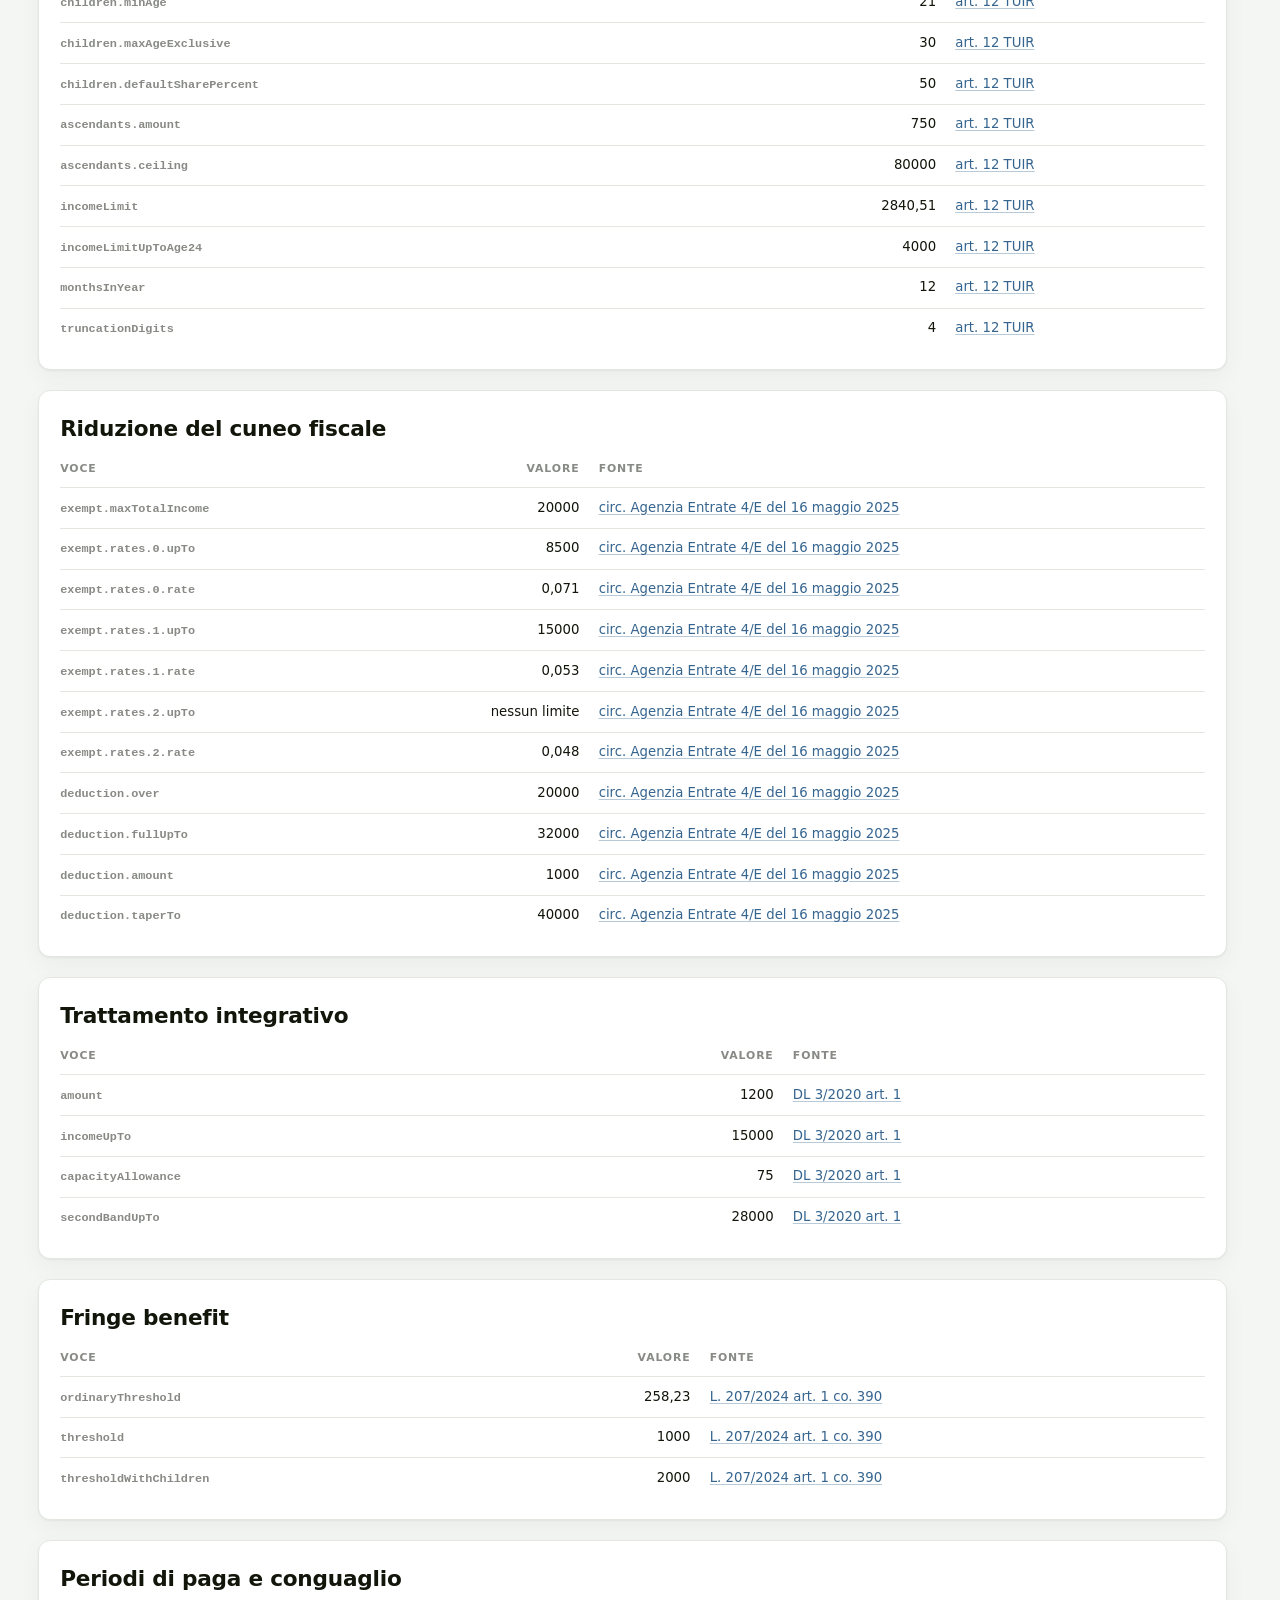
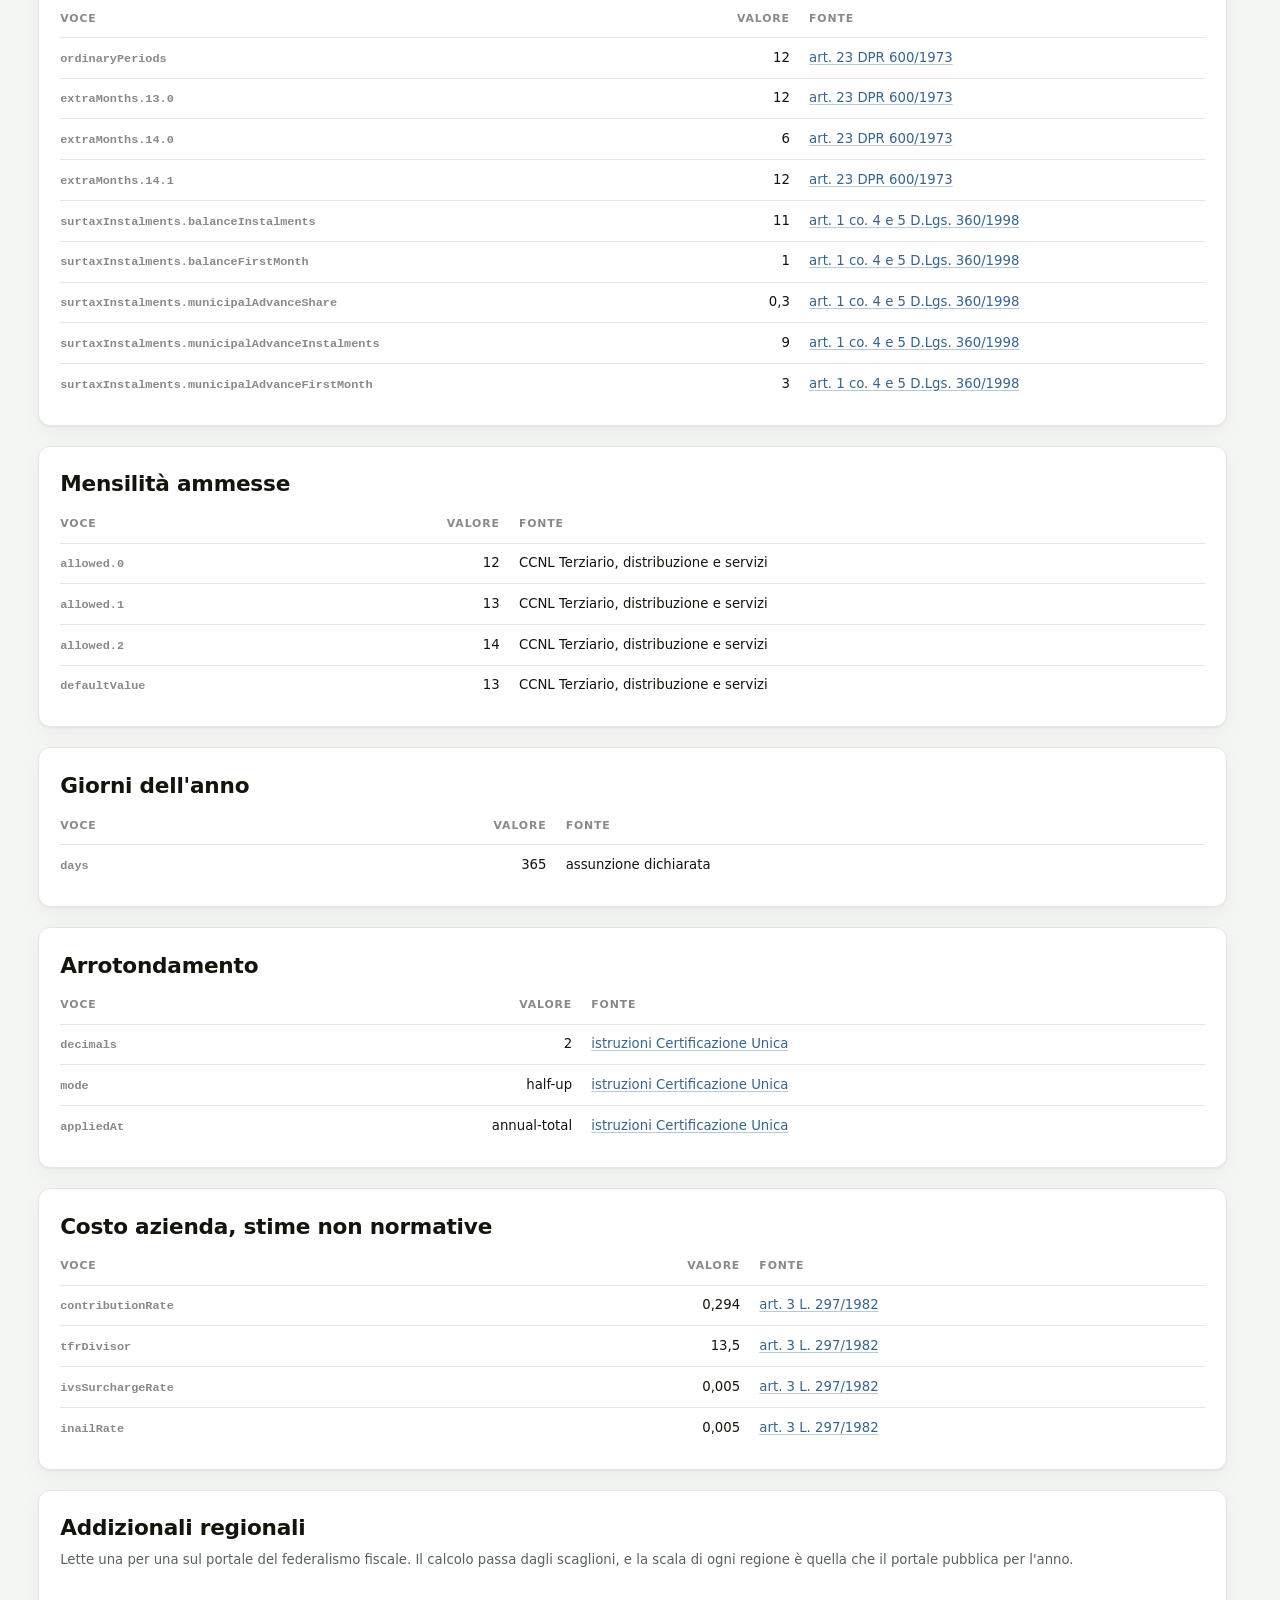
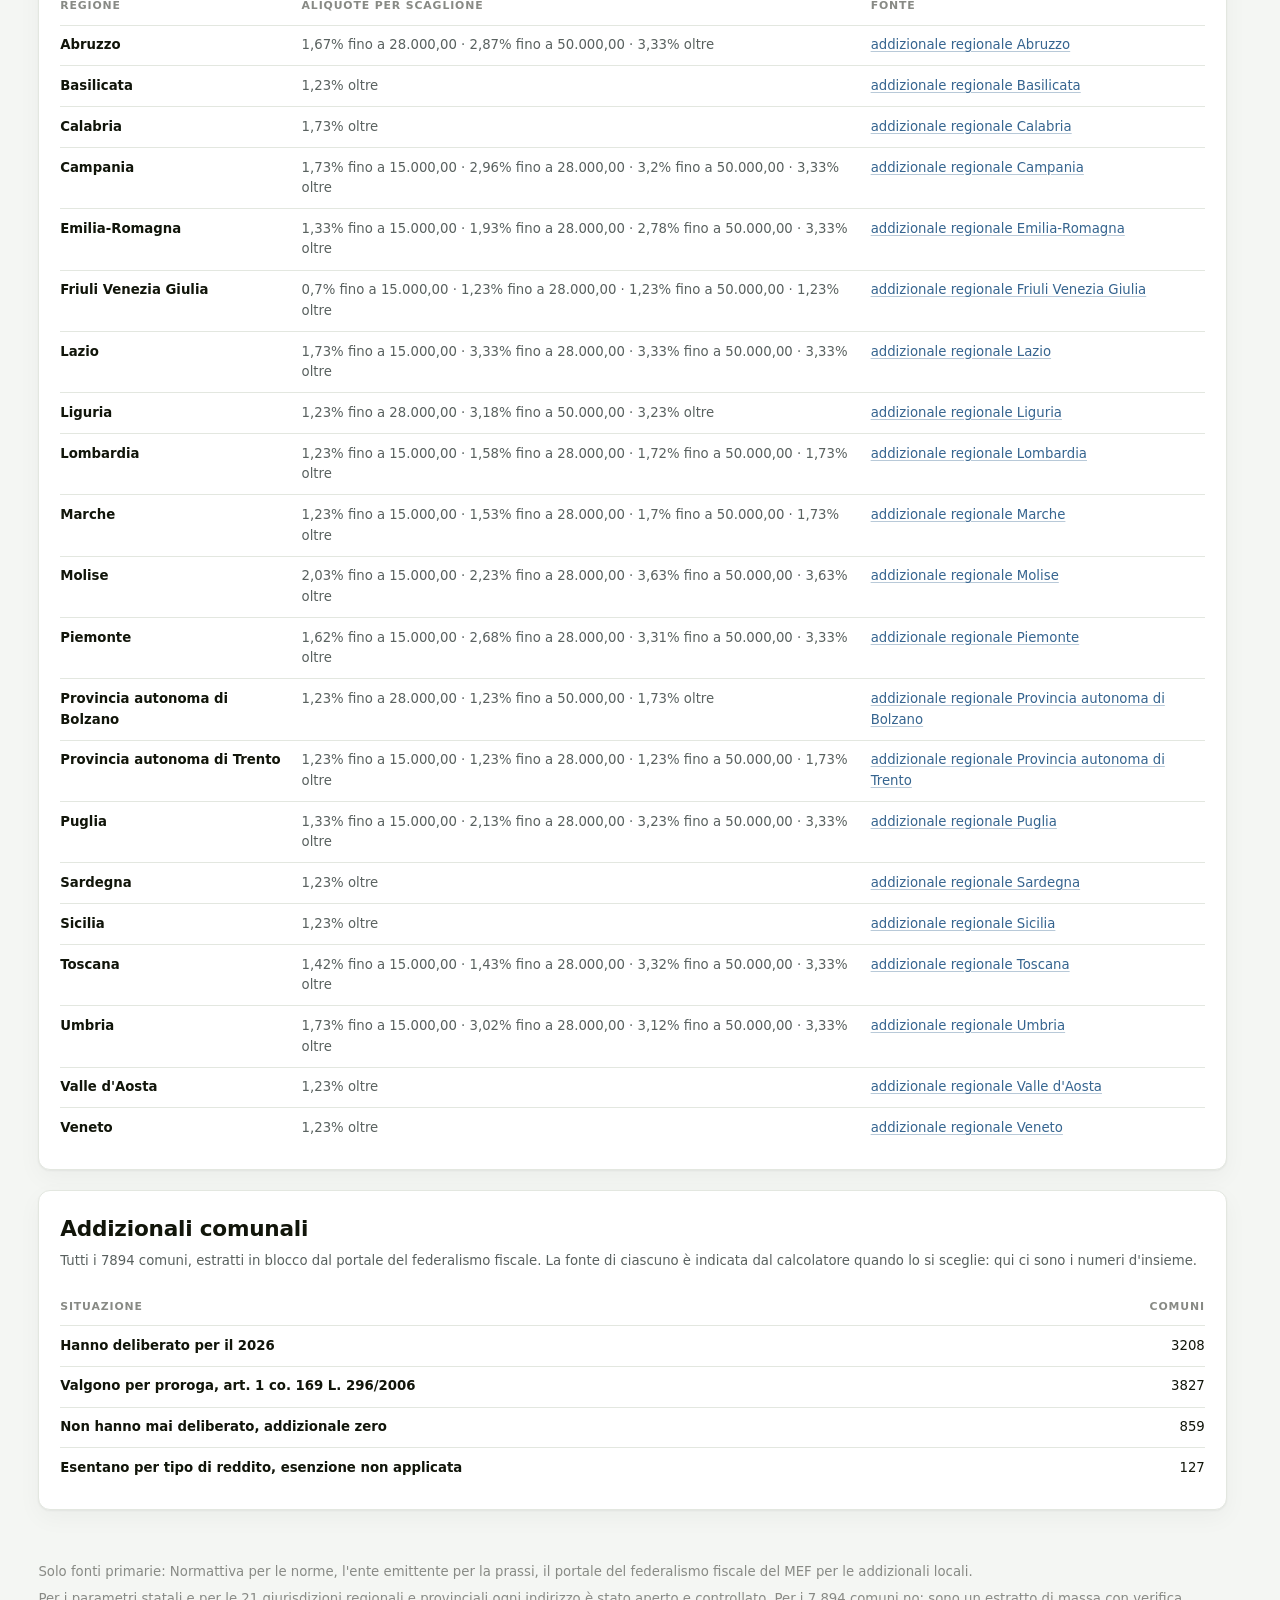
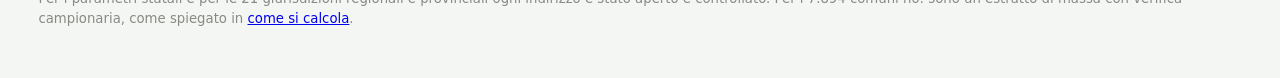
<file: parametri.html>
<!doctype html>
<html lang="it">
<head>
<meta charset="utf-8">
<meta name="viewport" content="width=device-width, initial-scale=1">
<title>Parametri e fonti, anno d'imposta 2026</title>
<meta name="description" content="Ogni valore usato dal calcolatore dello stipendio netto, con la norma che lo fissa e la data da cui vale, generato dagli stessi dati del calcolo.">
<meta property="og:type" content="article">
<meta property="og:site_name" content="Da RAL a netto">
<meta property="og:locale" content="it_IT">
<meta property="og:title" content="Parametri e fonti del calcolo dello stipendio netto">
<meta property="og:description" content="Ogni numero che il calcolatore usa, con la norma che lo fissa: Normattiva, circolari INPS e Agenzia delle Entrate, portale MEF.">
<meta property="og:url" content="https://ghiacciolodev.github.io/ral-netto/parametri.html">
<meta property="og:image" content="https://ghiacciolodev.github.io/ral-netto/docs/og-image.png">
<meta property="og:image:width" content="1200">
<meta property="og:image:height" content="630">
<meta property="og:image:alt" content="Da RAL a netto: calcolatore dello stipendio netto con grafico a cascata">
<meta name="twitter:card" content="summary_large_image">
<link rel="icon" href="favicon.svg" type="image/svg+xml">
<link rel="stylesheet" href="src/styles.css">
</head>
<body>

  <nav aria-label="Sezioni del sito">
    <ul class="site-nav">
      <li><a href="index.html">Calcolatore</a></li>
      <li><a href="metodo.html">Come si calcola</a></li>
      <li><a href="parametri.html" aria-current="page">Parametri e fonti</a></li>
      <li><a href="curva.html">Aliquota marginale</a></li>
    </ul>
  </nav>

<header class="page-header">
  <p class="eyebrow">Tutti i valori usati</p>
  <h1>Parametri e fonti</h1>
  <p class="lede">
    Ogni numero che il calcolatore usa, con la norma che lo fissa e la data da
    cui vale. Questa pagina non è scritta a mano: è generata dagli stessi dati
    che fanno il calcolo, quindi non può dire una cosa diversa.
  </p>
  <p class="case-note" id="parameters-summary"></p>
</header>

<main>
  <div class="year-switch" id="year-switch">Anno d'imposta:</div>
  <div id="parameters"></div>
</main>

<footer class="page-footer">
  <p>
    Solo fonti primarie: Normattiva per le norme, l'ente emittente per la prassi,
    il portale del federalismo fiscale del MEF per le addizionali locali.
  </p>
  <p>
    Per i parametri statali e per le 21 giurisdizioni regionali e provinciali ogni indirizzo è stato aperto e
    controllato. Per i 7.894 comuni no: sono un estratto di massa con verifica
    campionaria, come spiegato in <a href="metodo.html">come si calcola</a>.
  </p>
</footer>

<script src="src/parameters-2025.js"></script>
<script src="src/parameters-2026.js"></script>
<script src="src/local-2025.js"></script>
<script src="src/local-2026.js"></script>
<script src="src/parameters.js"></script>
<script src="src/engine/numbers.js"></script>
<script src="src/engine/position.js"></script>
<script src="src/engine/steps.js"></script>
<script src="src/engine/rules.js"></script>
<script src="src/engine/calculation.js"></script>
<script src="src/engine/breakpoints.js"></script>
<script src="src/engine/inverse.js"></script>
<script src="src/engine/monthly.js"></script>
<script src="src/engine.js"></script>
<script src="src/ui-parameters.js"></script>

</body>
</html>
</file>
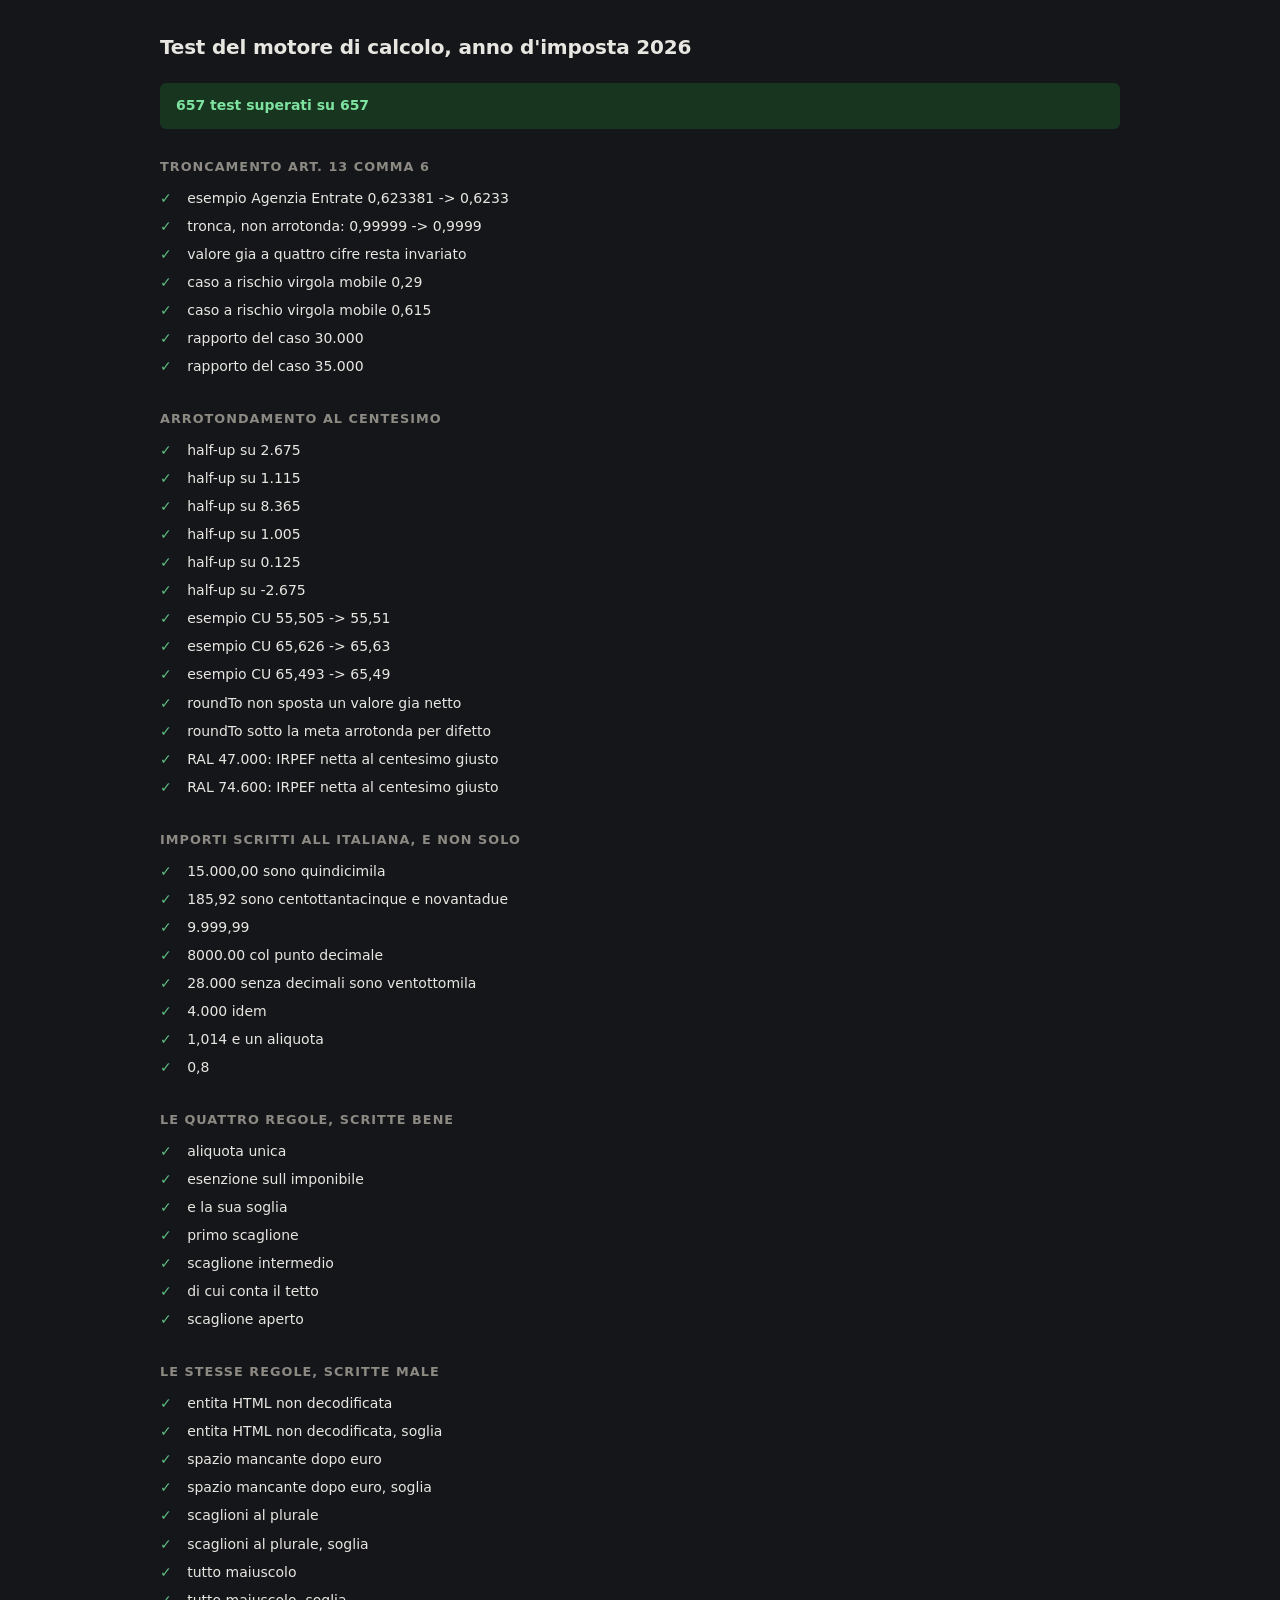
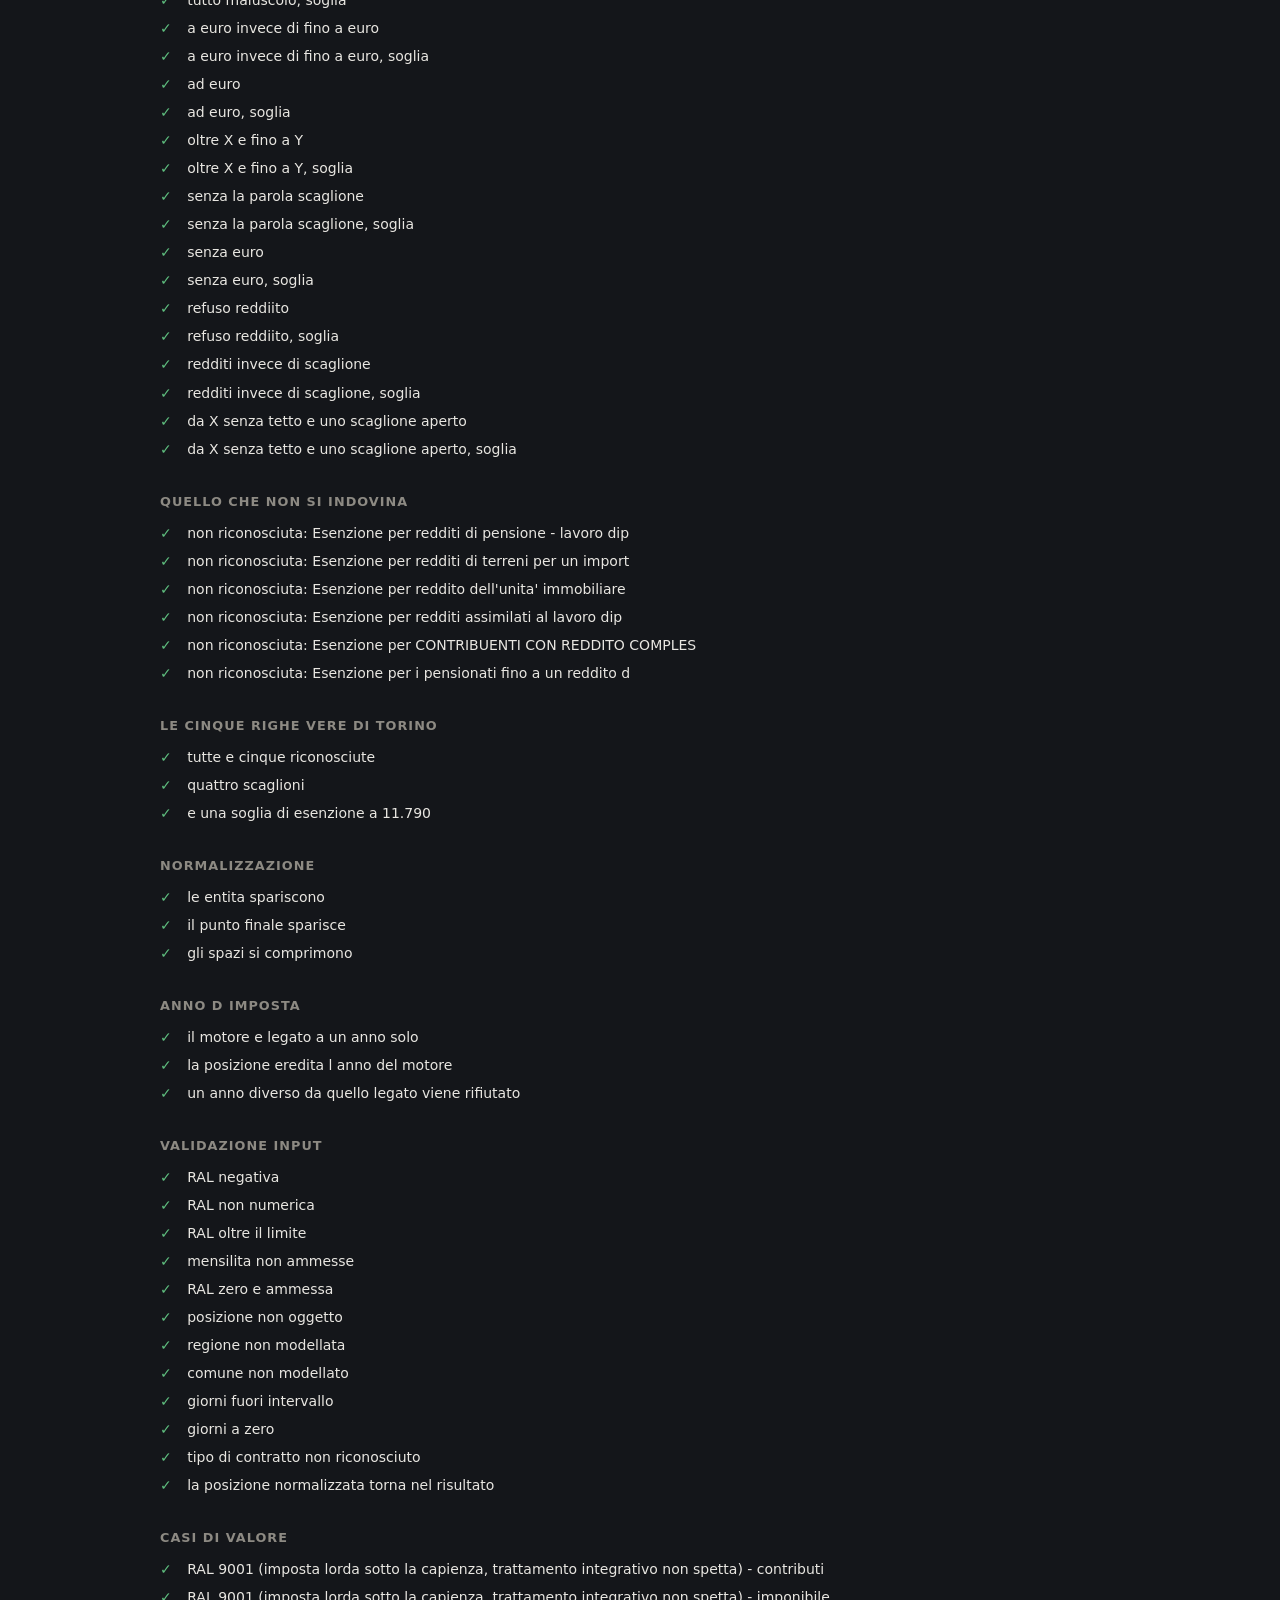
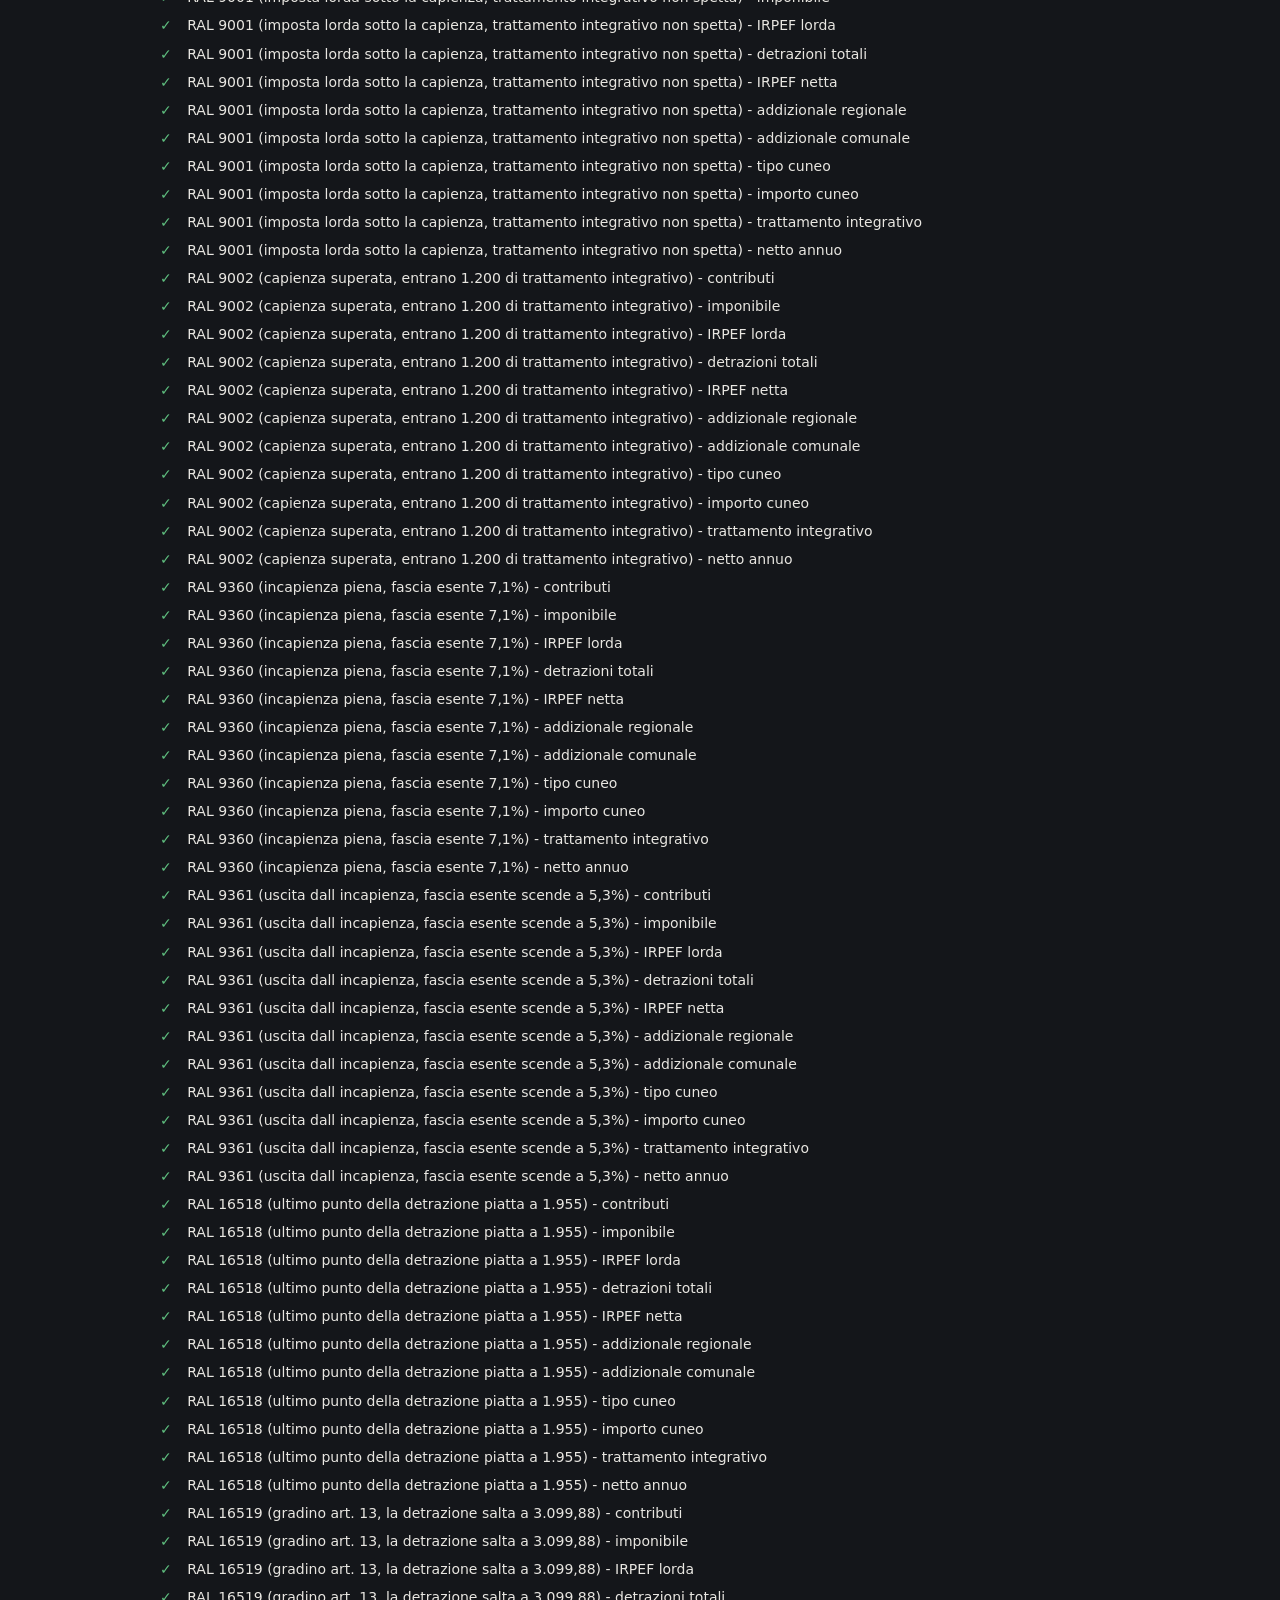
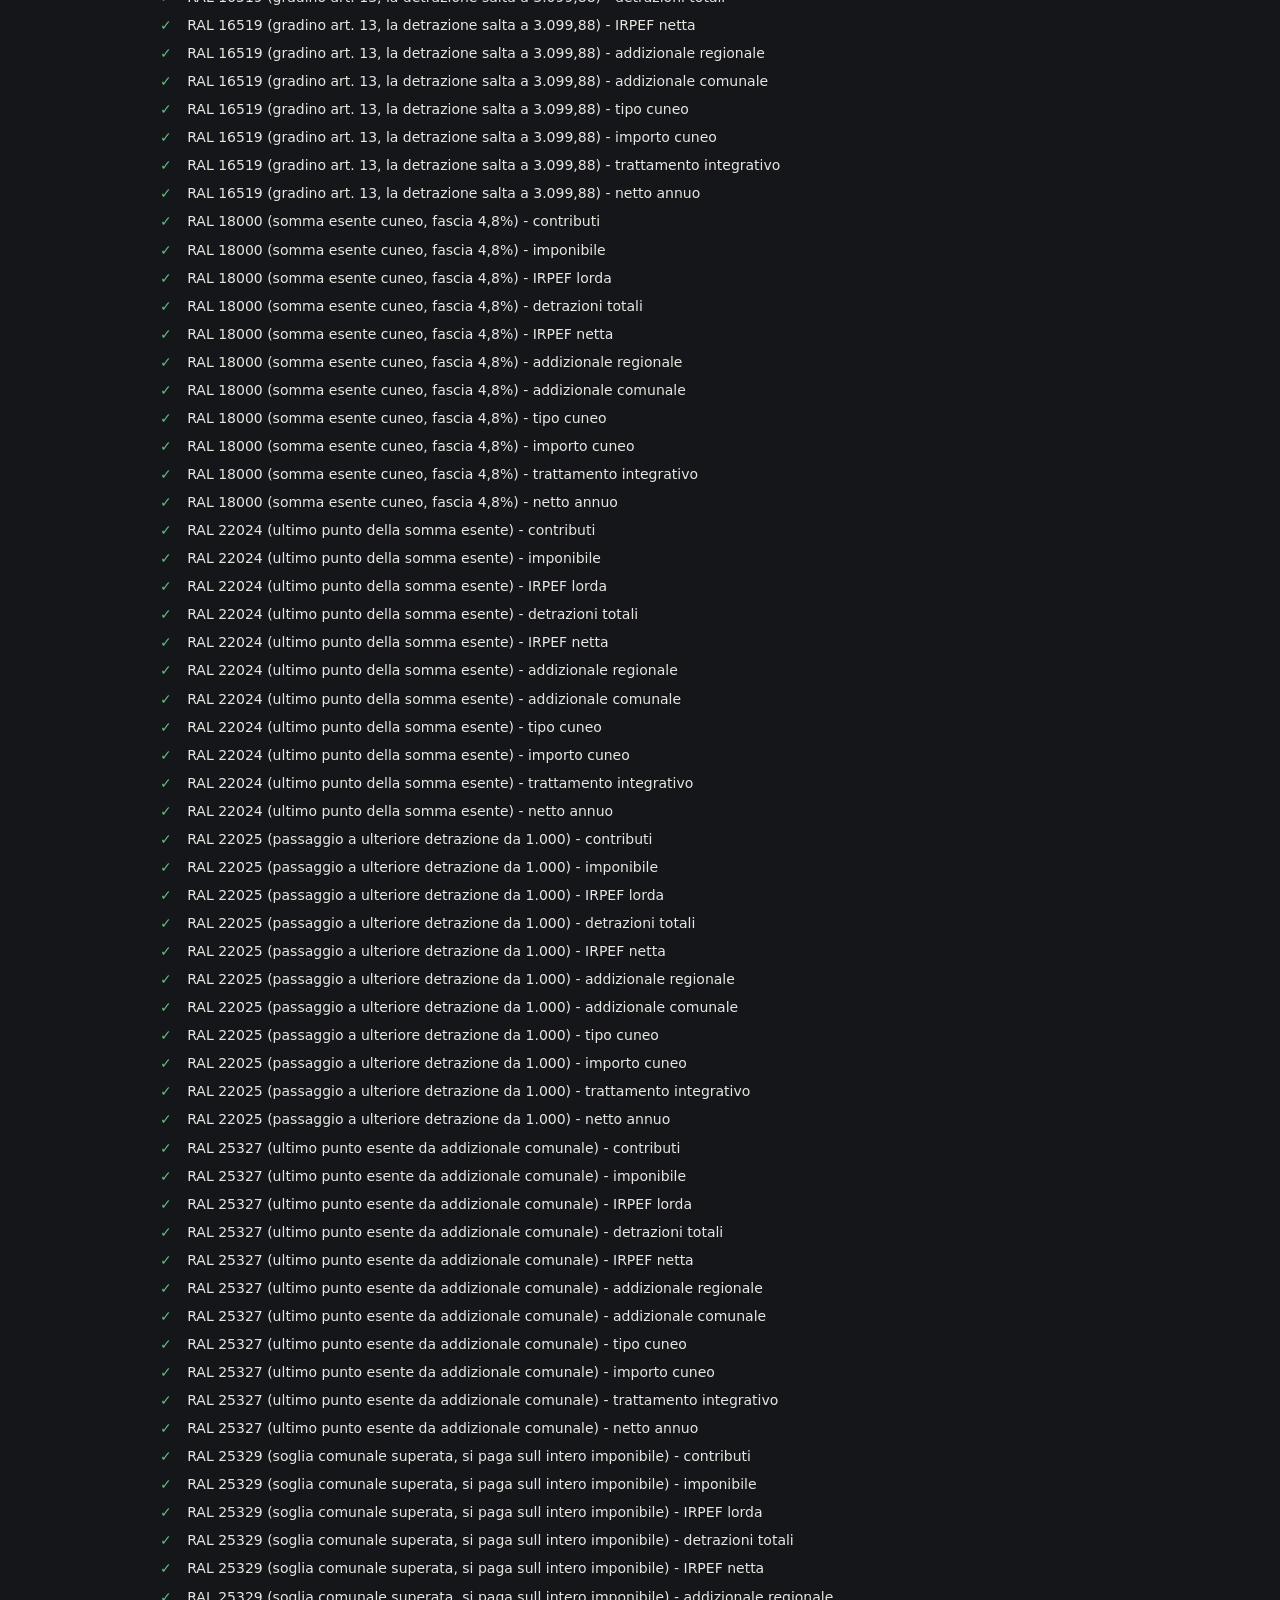
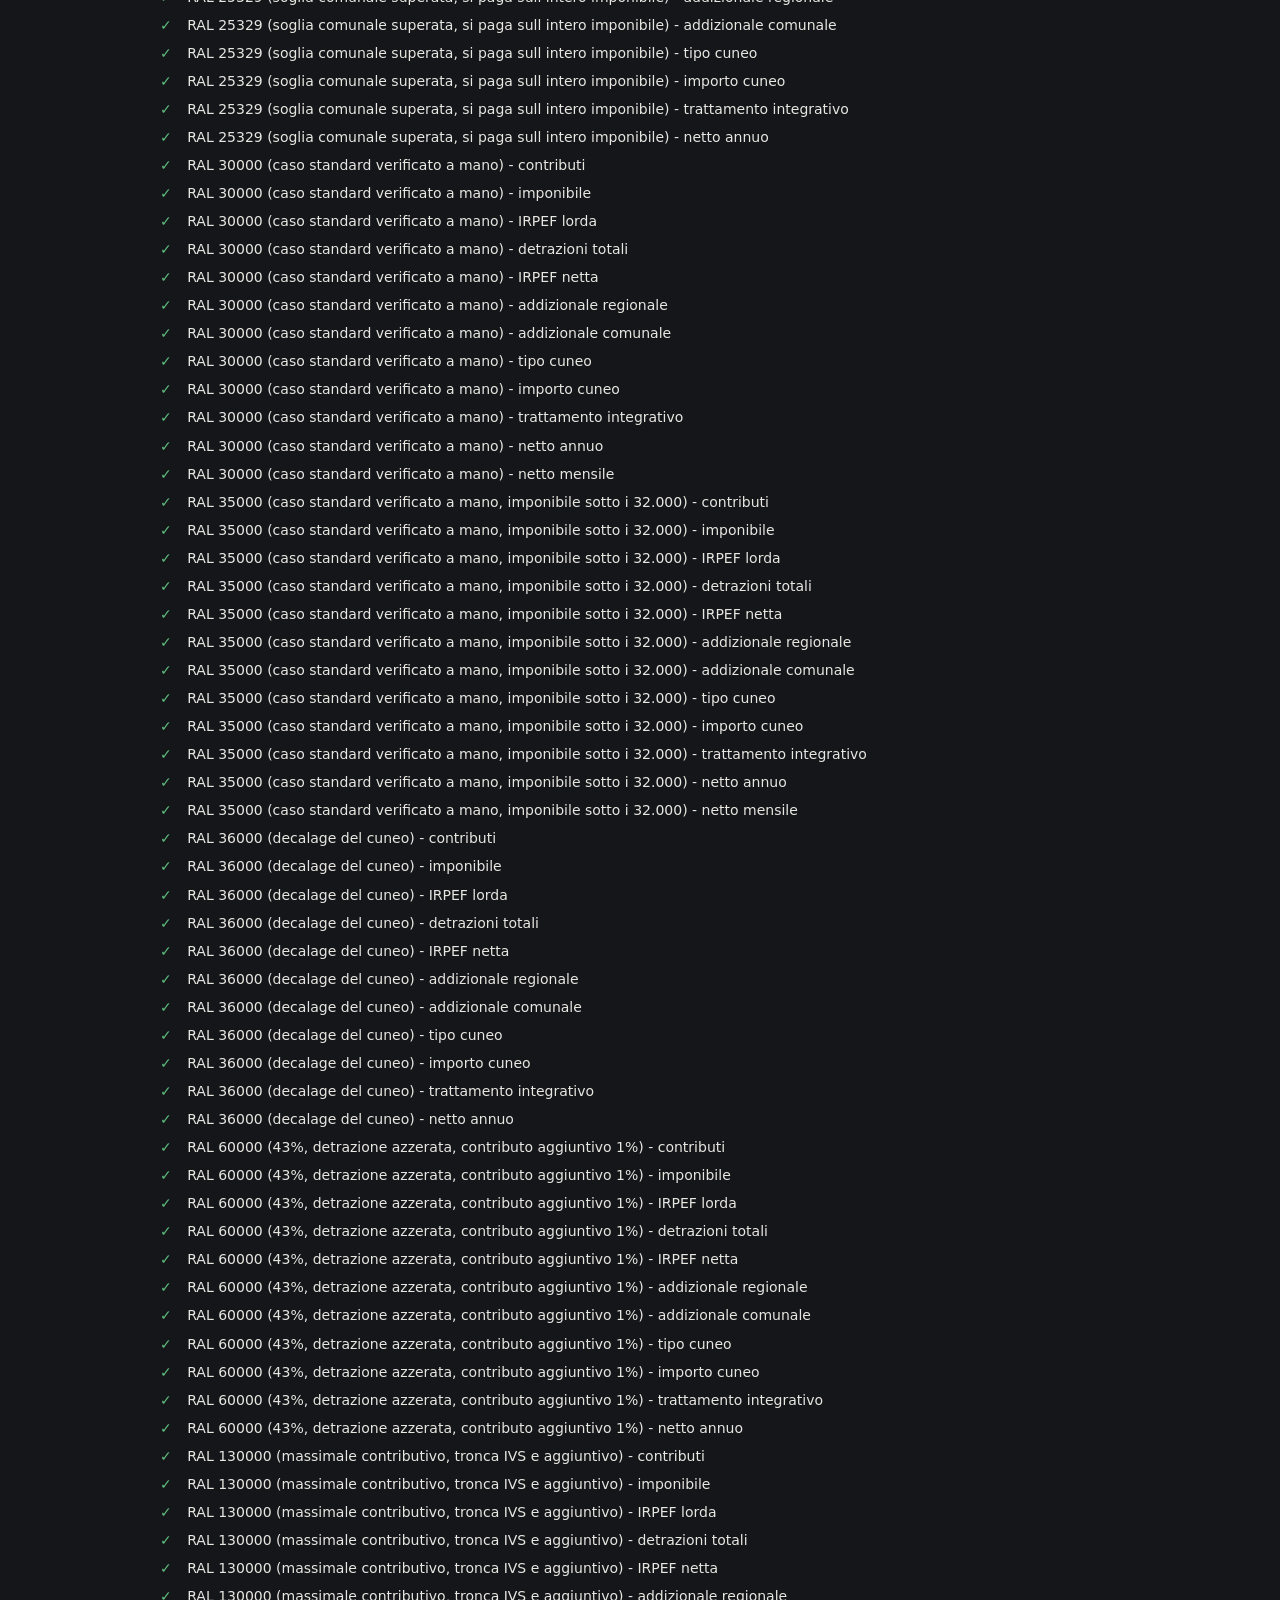
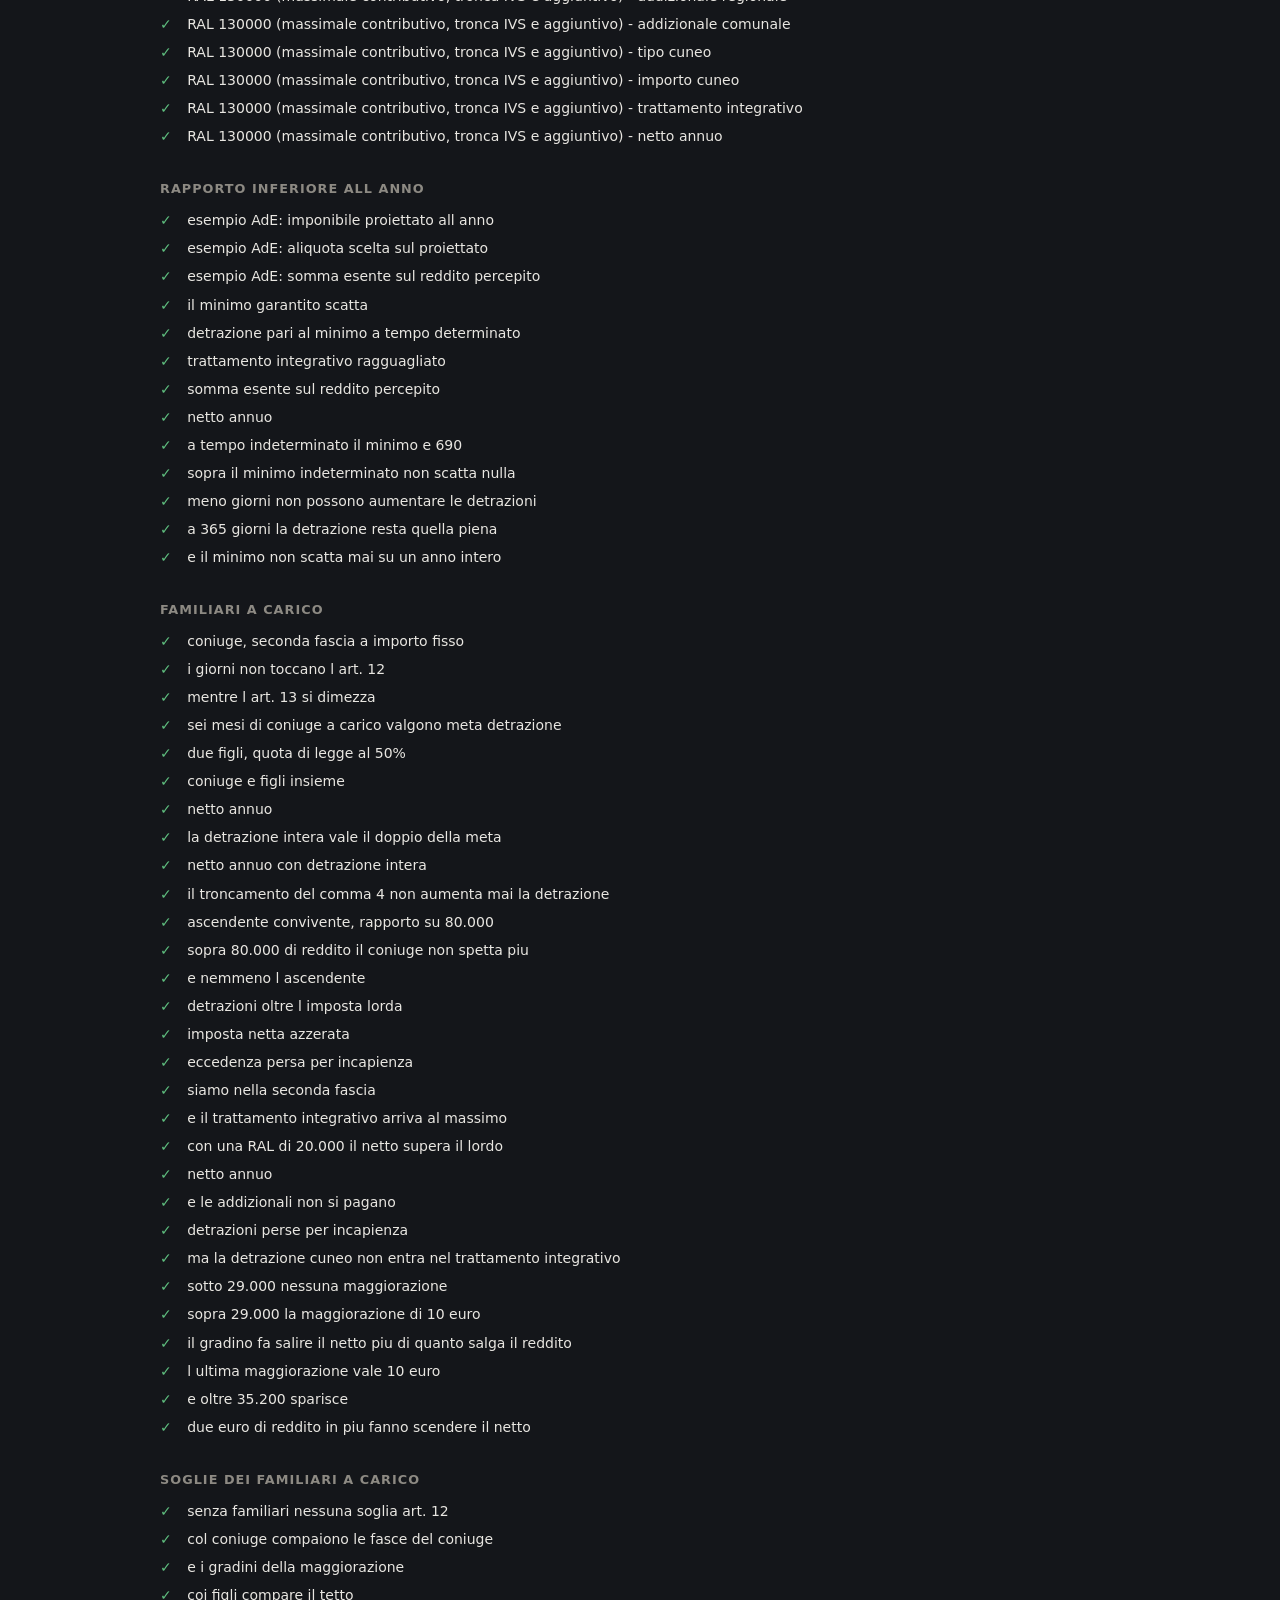
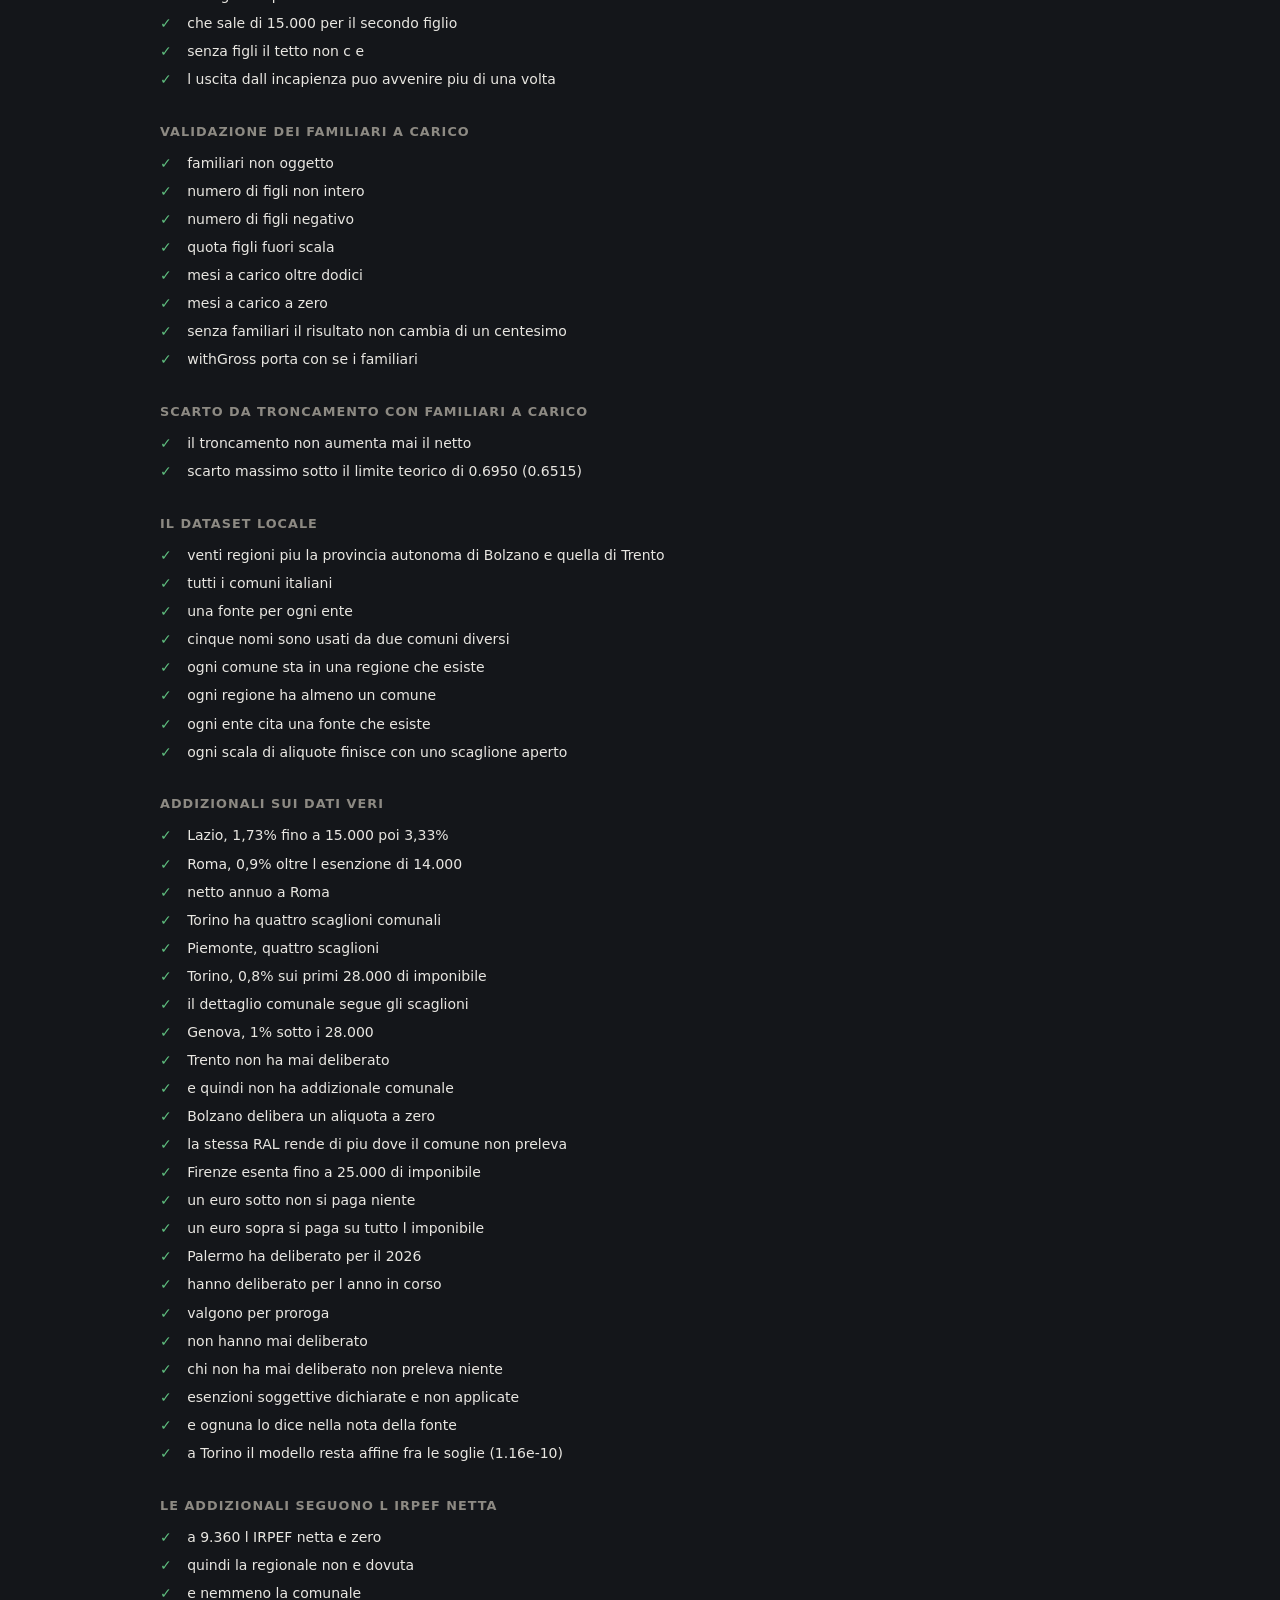
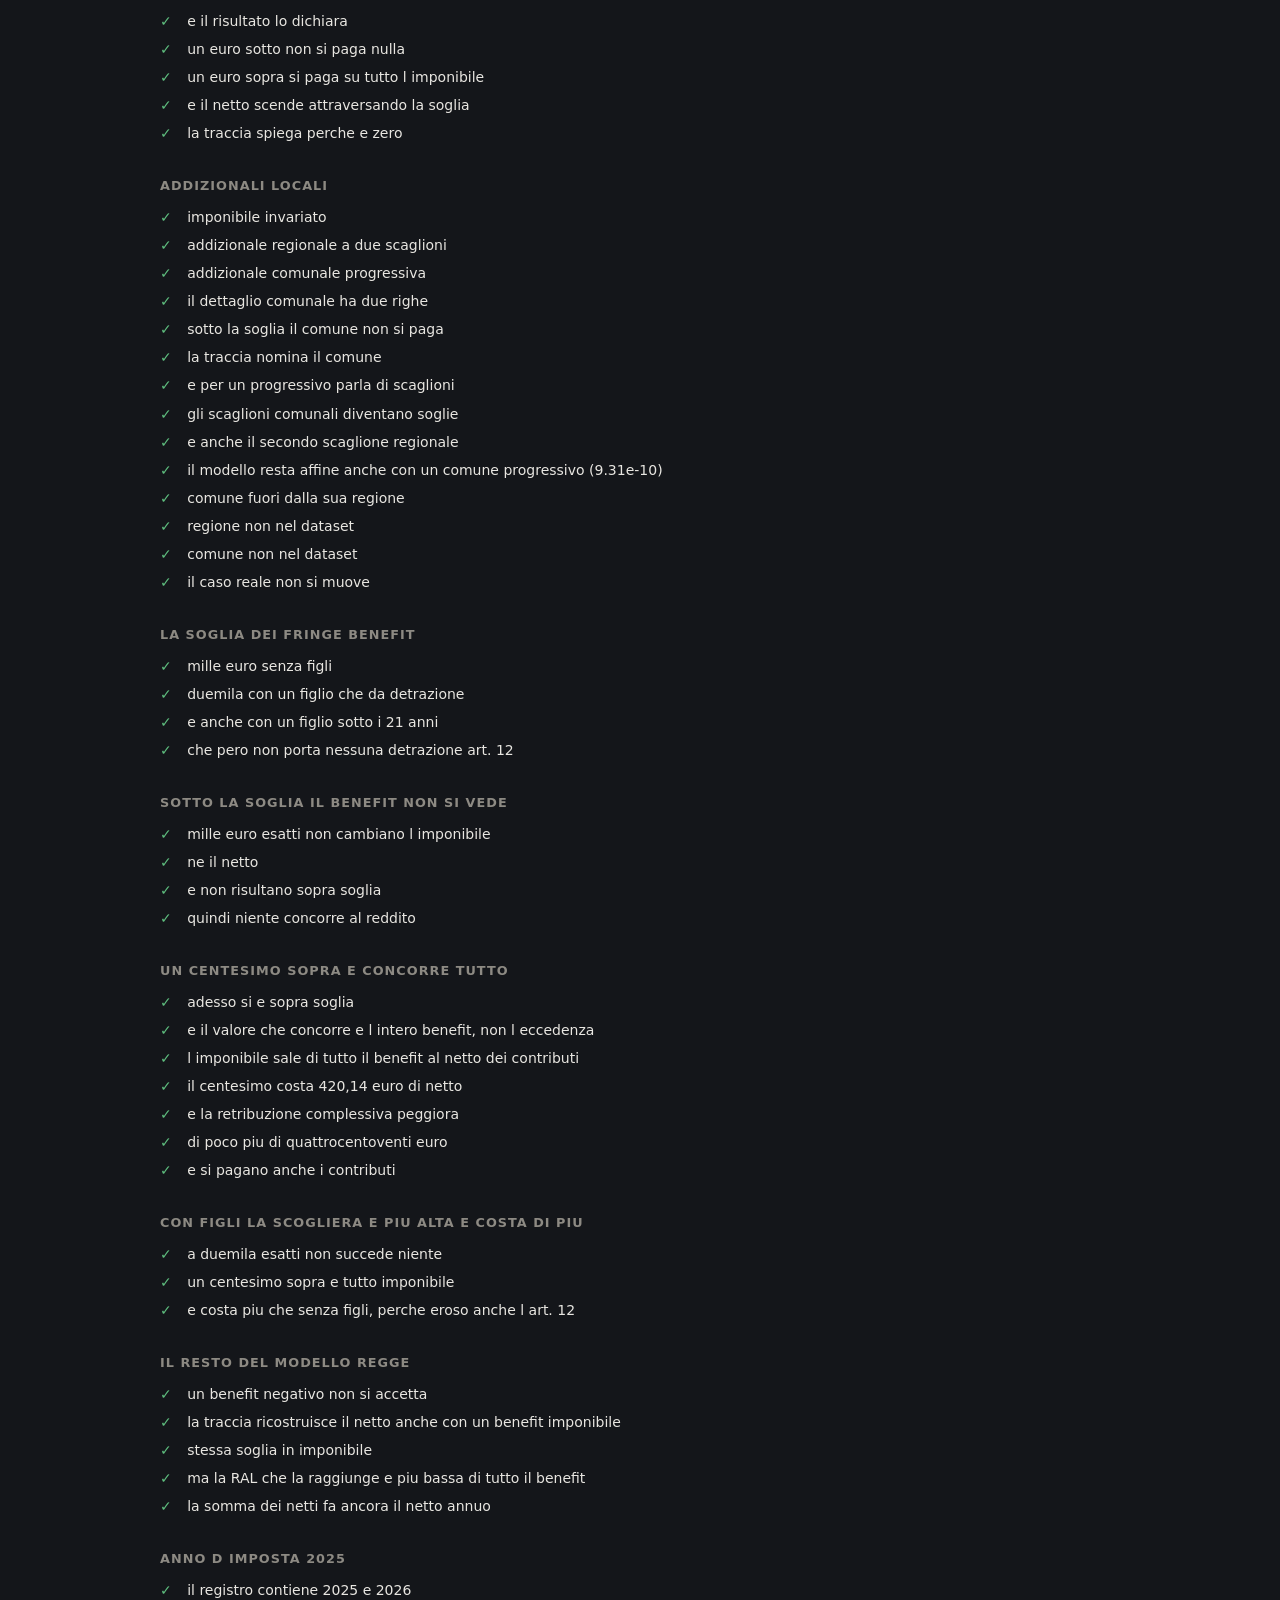
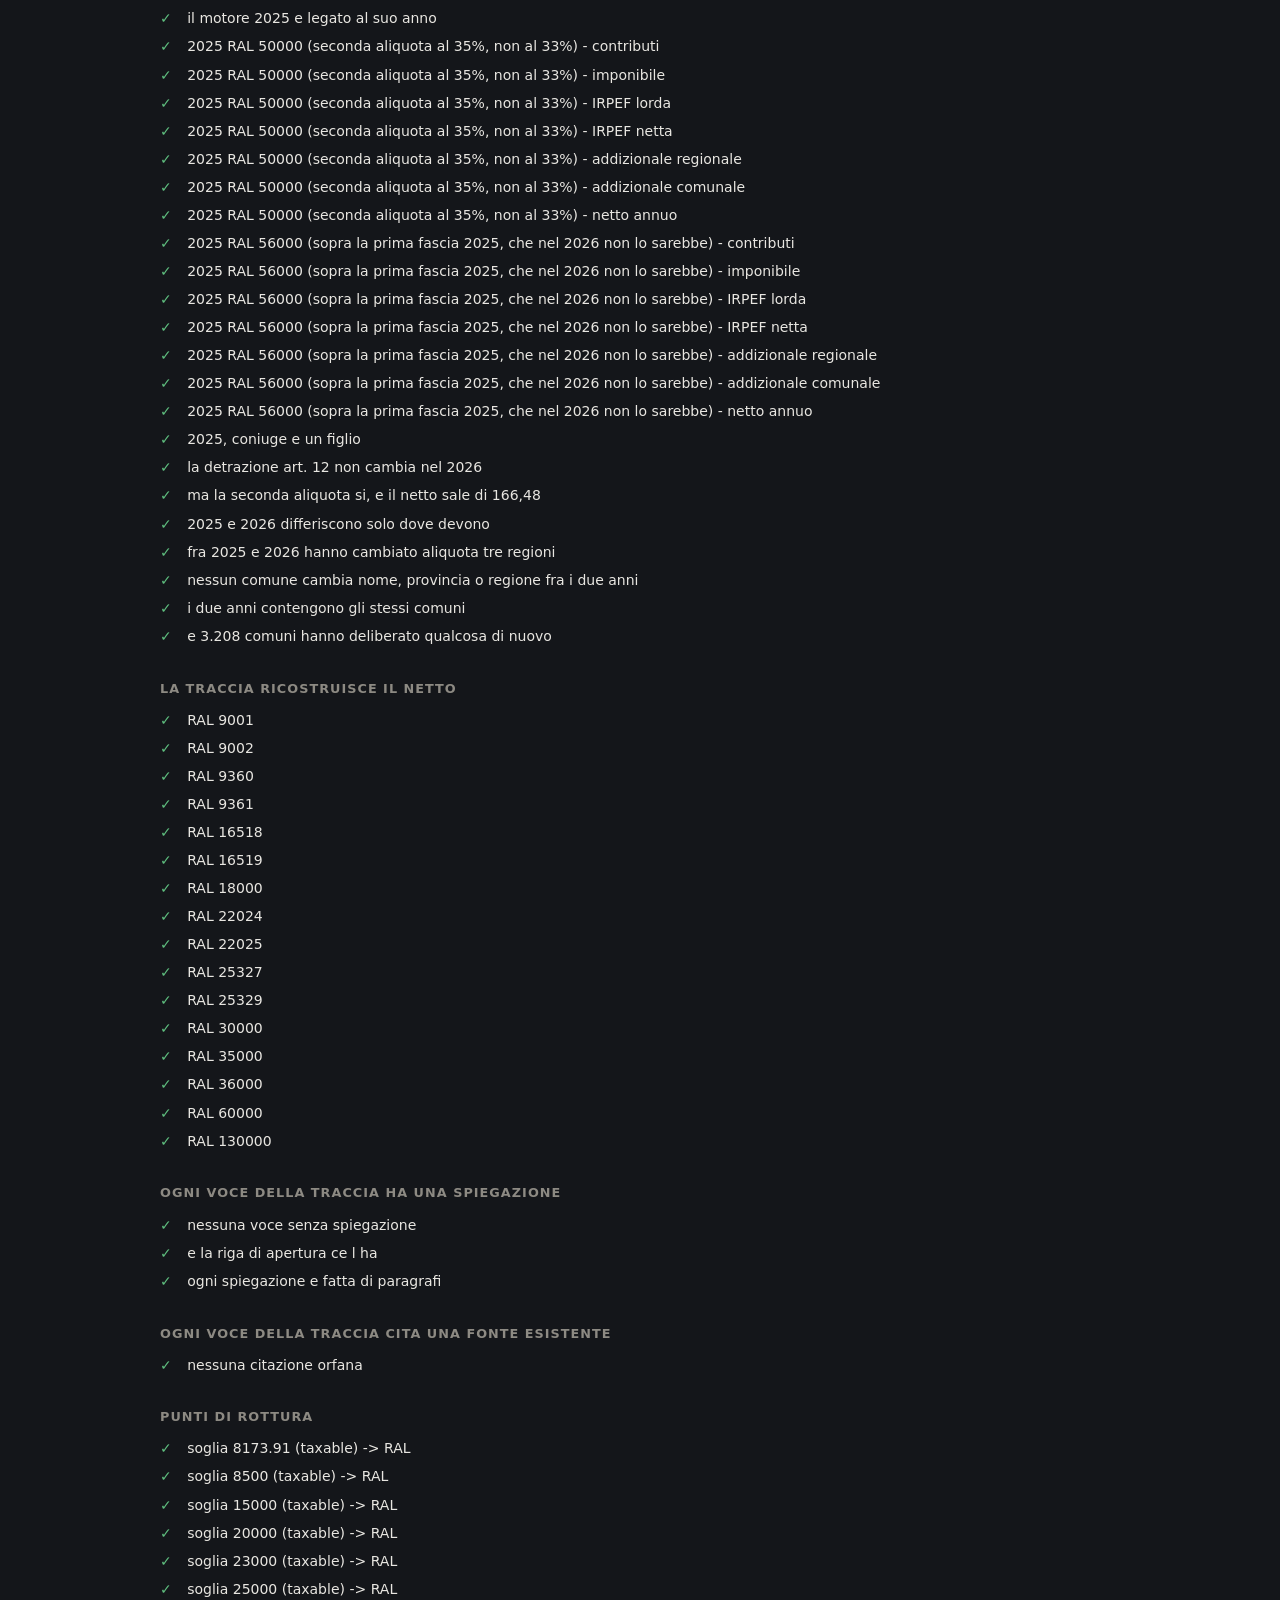
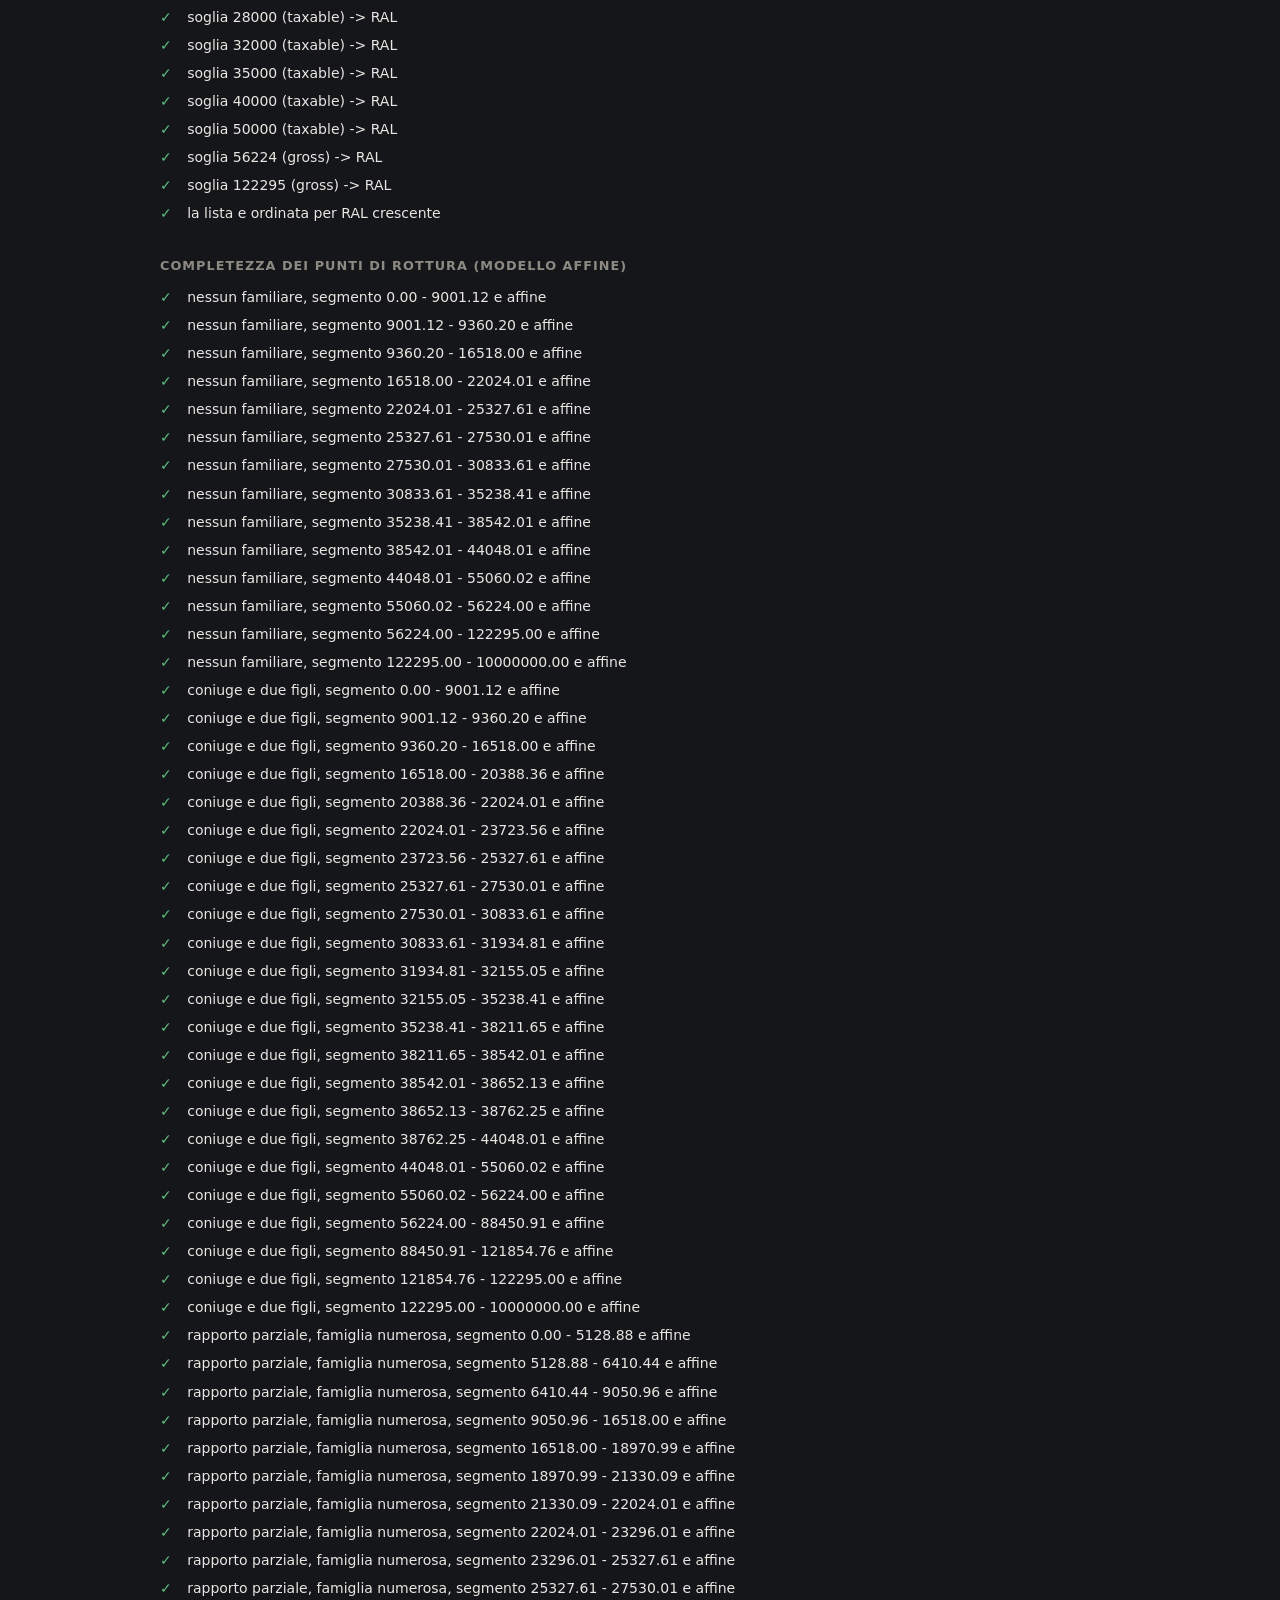
<file: test/runner.html>
<!doctype html>
<html lang="it">
<head>
<meta charset="utf-8">
<meta name="viewport" content="width=device-width, initial-scale=1">
<title>Test - calcolatore RAL netto 2026</title>
<link rel="icon" href="../favicon.svg" type="image/svg+xml">
<style>
  :root { color-scheme: dark; }
  body {
    margin: 0;
    padding: 2rem 1.25rem 4rem;
    background: #14161a;
    color: #e8e6e1;
    font: 14px/1.55 ui-sans-serif, system-ui, -apple-system, "Segoe UI", Roboto, sans-serif;
    font-variant-numeric: tabular-nums;
  }
  main { max-width: 60rem; margin: 0 auto; }
  h1 { font-size: 1.25rem; margin: 0 0 1.25rem; letter-spacing: -0.01em; }
  .verdict { padding: 0.75rem 1rem; border-radius: 6px; font-weight: 600; margin-bottom: 1.5rem; }
  .verdict.pass { background: #17351f; color: #7ee2a0; }
  .verdict.fail { background: #3a1a1a; color: #ff9b8a; }
  h2 {
    font-size: 0.8rem; text-transform: uppercase; letter-spacing: 0.08em;
    color: #8d8a83; margin: 1.75rem 0 0.5rem; font-weight: 600;
  }
  ul { list-style: none; margin: 0; padding: 0; }
  li { padding: 0.2rem 0; display: flex; gap: 0.6rem; align-items: baseline; }
  .mark { flex: none; width: 1.1rem; font-weight: 700; }
  .ok .mark { color: #5fbe7f; }
  .no .mark { color: #ff6b52; }
  .no { color: #ff9b8a; }
  .detail { color: #8d8a83; }
</style>
</head>
<body>
<main>
  <h1>Test del motore di calcolo, anno d'imposta 2026</h1>
  <div id="verdict" class="verdict">Esecuzione in corso...</div>
  <div id="results"></div>
</main>

<script src="../src/parameters-2025.js"></script>
<script src="../src/parameters-2026.js"></script>
<script src="../src/local-2025.js"></script>
<script src="../src/local-2026.js"></script>
<script src="../src/parameters.js"></script>
<script src="../src/engine/numbers.js"></script>
<script src="../src/engine/position.js"></script>
<script src="../src/engine/steps.js"></script>
<script src="../src/engine/rules.js"></script>
<script src="../src/engine/calculation.js"></script>
<script src="../src/engine/breakpoints.js"></script>
<script src="../src/engine/inverse.js"></script>
<script src="../src/engine/monthly.js"></script>
<script src="../src/engine.js"></script>
<script src="harness.js"></script>
<script src="../tools/fasce.js"></script>
<script src="../src/explanations.js"></script>
<script src="fixtures.js"></script>
<script src="suites/numbers.js"></script>
<script src="suites/fasce.js"></script>
<script src="suites/validation.js"></script>
<script src="suites/values.js"></script>
<script src="suites/partial-year.js"></script>
<script src="suites/family.js"></script>
<script src="suites/local.js"></script>
<script src="suites/benefits.js"></script>
<script src="suites/years.js"></script>
<script src="suites/ledger.js"></script>
<script src="suites/breakpoints.js"></script>
<script src="suites/shape.js"></script>
<script src="suites/inverse.js"></script>
<script src="suites/payroll.js"></script>
<script src="cases.js"></script>
<script>
(function () {
  'use strict';

  var engine = createEngine(PARAMETERS);
  var summary = CASES.runTests(engine, createHarness(), PARAMETERS, createEngine);

  var verdict = document.getElementById('verdict');
  verdict.className = 'verdict ' + (summary.failed === 0 ? 'pass' : 'fail');
  verdict.textContent = summary.failed === 0
    ? summary.passed + ' test superati su ' + summary.total
    : summary.failed + ' test falliti su ' + summary.total;

  var container = document.getElementById('results');
  var lastGroup = null;
  var list = null;

  summary.results.forEach(function (r) {
    if (r.group !== lastGroup) {
      lastGroup = r.group;
      var heading = document.createElement('h2');
      heading.textContent = r.group;
      container.appendChild(heading);
      list = document.createElement('ul');
      container.appendChild(list);
    }

    var item = document.createElement('li');
    item.className = r.passed ? 'ok' : 'no';

    var mark = document.createElement('span');
    mark.className = 'mark';
    mark.textContent = r.passed ? '✓' : '✗';
    item.appendChild(mark);

    var text = document.createElement('span');
    text.textContent = r.name;
    if (!r.passed && r.detail) {
      var detail = document.createElement('span');
      detail.className = 'detail';
      detail.textContent = '  ' + r.detail;
      text.appendChild(detail);
    }
    item.appendChild(text);

    list.appendChild(item);
  });
})();
</script>
</body>
</html>
</file>
<file: src/styles.css>
/* White ground, near-black text with an olive cast, sage surfaces, green and
   terracotta reserved for data semantics.

   Light only, on purpose: a single theme keeps tables and charts readable the
   same way everywhere. Fonts are the system stack, so the page makes no
   network request of any kind. */

:root {
  color-scheme: light;

  --page: #f4f6f3;
  --surface: #ffffff;
  --surface-sunken: #f1f4f1;
  --surface-strong: #e6ebe2;

  --line: #e3e7e0;
  --line-strong: #ccd4c6;

  --text: #11150a;
  --text-muted: #59615f;
  --text-faint: #888a85;

  --accent: #11150a;
  --on-accent: #ffffff;
  --link: #35648f;

  --positive: #2f7d55;
  --negative: #b4543a;

  --bar-total: #11150a;
  --bar-down: #b4543a;
  --bar-up: #2f7d55;

  --shadow: 0 1px 2px rgba(17, 21, 10, 0.05), 0 8px 24px rgba(17, 21, 10, 0.04);
  --radius: 12px;
  --radius-sm: 8px;

  /* Scala tipografica e spaziature.
     Sono arrivate tardi, quando le pagine sono diventate quattro e ognuna
     aveva i suoi valori a occhio: venti dimensioni di testo diverse fra 0,64 e
     1,5rem, quattordici delle quali schiacciate in mezzo rem. Non era una
     scala, era deriva. Adesso sono otto, e ogni accorpamento sposta di meno
     del sei per cento: la pagina e la stessa, il disordine no.

     Le spaziature invece sono ancora letterali quasi ovunque. Accorparle
     sposterebbe davvero le cose, e non e questo il momento. */
  --text-2xs: 0.68rem;
  --text-xs: 0.74rem;
  --text-sm: 0.83rem;
  --text-base: 0.95rem;
  --text-md: 1.05rem;
  --text-lg: 1.35rem;
  --text-xl: 1.6rem;
  --text-figure: 1.5rem;
  --text-2xl: clamp(1.9rem, 5vw, 2.9rem);

  --space-1: 0.35rem;
  --space-2: 0.7rem;
  --space-3: 1.1rem;
  --space-4: 1.75rem;
  --space-5: 2.75rem;
  --space-6: 4rem;

  /* Wide on purpose: this is a dense data tool, not an article. Every page uses
     the same width, and long text is split into columns inside the cards. */
  --measure: 100rem;
  --gutter: clamp(1rem, 3vw, 2.5rem);
  /* Nessuna colonna di lettura stretta: testi, tabelle e card usano tutta la
     larghezza della pagina, uguale su tutte le pagine. */
  --prose: none;
}

*, *::before, *::after { box-sizing: border-box; }

/* Lo spazio della barra di scorrimento resta riservato anche sulle pagine
   corte, cosi passando da una pagina all altra la navigazione non si sposta. */
html { scrollbar-gutter: stable; }

body {
  margin: 0;
  background: var(--page);
  color: var(--text);
  font: 15px/1.55 ui-sans-serif, system-ui, -apple-system, "Segoe UI", Roboto,
        "Helvetica Neue", Arial, sans-serif;
  font-variant-numeric: tabular-nums;
  -webkit-font-smoothing: antialiased;
  -webkit-text-size-adjust: 100%;
}

.num, table { font-variant-numeric: tabular-nums; }

body > nav, .page-header, main, .page-footer {
  max-width: var(--measure);
  margin: 0 auto;
  padding: 0 var(--gutter);
}

/* ------------------------------------------------------------------ header */

/* La nav e un fratello di header e main, non un loro figlio: senza questa riga
   restava incollata al bordo della finestra mentre tutto il resto rientrava. */

.page-header { padding-top: 2.75rem; padding-bottom: 1.75rem; }

/* La navigazione del sito. Quando le pagine erano due bastava un link di
   ritorno; adesso sono quattro e servono tutte per capire un numero, quindi
   stanno sullo stesso piano invece che una dentro l altra. */
.site-nav {
  display: flex;
  flex-wrap: wrap;
  gap: var(--space-1);
  padding: var(--space-4) 0 0;
  margin: 0;
  list-style: none;
}

.site-nav a {
  display: inline-block;
  padding: 0.42rem 0.85rem;
  border-radius: 999px;
  font-size: var(--text-sm);
  font-weight: 650;
  color: var(--text-muted);
  text-decoration: none;
  border: 1px solid transparent;
}

.site-nav a:hover {
  color: var(--text);
  background: var(--surface);
  border-color: var(--line);
}

/* La pagina corrente si marca con aria-current, cosi il segno visivo e quello
   per chi legge con lo schermo sono la stessa cosa e non due. */
.site-nav a[aria-current='page'] {
  color: var(--on-accent);
  background: var(--accent);
  border-color: var(--accent);
}

.eyebrow {
  margin: 0 0 0.85rem;
  font-size: var(--text-xs);
  letter-spacing: 0.12em;
  text-transform: uppercase;
  color: var(--text-muted);
  font-weight: 650;
}
.eyebrow strong { color: var(--text); font-weight: 700; }

h1 {
  margin: 0 0 0.7rem;
  font-size: clamp(1.9rem, 5vw, 2.9rem);
  line-height: 1.06;
  letter-spacing: -0.035em;
  font-weight: 700;
}

.lede {
  margin: 0 0 1.1rem;
  max-width: var(--prose);
  font-size: var(--text-md);
  color: var(--text-muted);
}

.case-note {
  margin: 0;
  max-width: var(--prose);
  padding: 0.85rem 1rem;
  font-size: var(--text-sm);
  line-height: 1.5;
  color: var(--text-muted);
  background: var(--surface-sunken);
  border: 1px solid var(--line);
  border-radius: var(--radius-sm);
}
.case-note a { color: var(--link); }

/* -------------------------------------------------------------------- form */

.calc-form {
  display: grid;
  grid-template-columns: minmax(0, 2fr) minmax(0, 1fr) auto;
  gap: 1rem;
  align-items: start;
  padding: 1.25rem;
  background: var(--surface);
  border: 1px solid var(--line);
  border-radius: var(--radius);
  box-shadow: var(--shadow);
}

.field { display: flex; flex-direction: column; gap: 0.4rem; min-width: 0; }
/* Il campo e una colonna flex, e un bottone dentro una colonna flex si stira
   per tutta la larghezza: erano seicento pixel di "Calcola". */
.field-action { align-self: end; align-items: start; }

/* Collapsed by default: most people have no dependants and should not have to
   scroll past five fields that do not apply to them. */
.field-group {
  grid-column: 1 / -1;
  border-top: 1px solid var(--line);
  padding-top: 1rem;
  min-width: 0;
}

.field-group > summary {
  cursor: pointer;
  font-size: var(--text-xs);
  letter-spacing: 0.05em;
  text-transform: uppercase;
  color: var(--text-muted);
  font-weight: 650;
}

.field-group > summary:focus-visible {
  outline: 2px solid var(--accent);
  outline-offset: 3px;
  border-radius: 4px;
}

.field-group[open] > summary { margin-bottom: 1rem; }

/* auto-fill e non auto-fit: con un campo solo, come nei fringe benefit, auto-fit
   collassa le tracce vuote e quell unico input si prende milleduecento pixel. */
.field-grid {
  display: grid;
  grid-template-columns: repeat(auto-fill, minmax(min(100%, 12rem), 1fr));
  gap: 1rem;
  align-items: start;
}

/* Le etichette vanno a capo in modo diverso da un campo all altro, e senza un
   minimo comune gli input finivano sfalsati di venti pixel dentro la stessa
   riga. Due righe di etichetta sono il caso peggiore che serve reggere. */
.field-grid > .field > label { min-height: 2.4em; }

/* Il campo con la spunta non ha etichetta sopra: si allinea agli altri
   lasciando lo spazio che l etichetta occuperebbe, due righe piu il gap. */
.field-check { justify-content: start; padding-top: calc(2.4em * 0.74 + 0.4rem); }

.check {
  flex-direction: row;
  align-items: center;
  gap: 0.55rem;
  text-transform: none;
  letter-spacing: 0;
  font-size: var(--text-base);
  font-weight: 500;
  color: var(--text);
  cursor: pointer;
}

.check input { width: auto; margin: 0; accent-color: var(--accent); }

.hint-block { margin-top: 1rem; }

label {
  font-size: var(--text-xs);
  letter-spacing: 0.05em;
  text-transform: uppercase;
  color: var(--text-muted);
  font-weight: 650;
}

.input-wrap { position: relative; display: flex; align-items: center; }

/* Il tipo number era rimasto fuori e restava un campo di sistema alto la meta
   degli altri, in mezzo a una riga di select. */
input[type="text"], input[type="number"], select {
  width: 100%;
  padding: 0.72rem 0.85rem;
  background: var(--surface);
  color: var(--text);
  border: 1px solid var(--line-strong);
  border-radius: var(--radius-sm);
  font: inherit;
  font-variant-numeric: tabular-nums;
}
.input-wrap input { padding-right: 3.4rem; font-size: var(--text-md); font-weight: 600; }

input:focus-visible, select:focus-visible,
button:focus-visible, a:focus-visible {
  outline: 2px solid var(--link);
  outline-offset: 2px;
}

.unit {
  position: absolute;
  right: 0.85rem;
  font-size: var(--text-sm);
  color: var(--text-faint);
  pointer-events: none;
}

.hint { margin: 0; font-size: var(--text-xs); color: var(--text-faint); }

button[type="submit"] {
  padding: 0.78rem 1.6rem;
  background: var(--accent);
  color: var(--on-accent);
  border: 0;
  border-radius: var(--radius-sm);
  font: inherit;
  font-weight: 650;
  cursor: pointer;
  white-space: nowrap;
}
button[type="submit"]:hover { opacity: 0.88; }

.error {
  margin: 1rem 0 0;
  padding: 0.85rem 1rem;
  background: color-mix(in srgb, var(--negative) 10%, var(--surface));
  border: 1px solid color-mix(in srgb, var(--negative) 40%, var(--surface));
  border-radius: var(--radius-sm);
  color: var(--negative);
  font-size: var(--text-base);
  font-weight: 500;
}

/* ----------------------------------------------------------------- results */

.results { margin-top: 1.25rem; display: grid; gap: 1.25rem; }

/* Grid children default to min-width:auto, so a wide chart inside one of them
   stretches the whole column and pushes the page sideways instead of scrolling
   inside its own container. */
.results > *,
.summary > *,
.detail-grid > *,
.inverse-row > *,
.reading-grid > * { min-width: 0; }

.summary {
  display: grid;
  grid-template-columns: repeat(auto-fit, minmax(13rem, 1fr));
  gap: 1px;
  background: var(--line);
  border: 1px solid var(--line);
  border-radius: var(--radius);
  overflow: hidden;
  box-shadow: var(--shadow);
}

.summary-figure { background: var(--surface); padding: 1.2rem 1.3rem; }
.summary-secondary { background: var(--surface-sunken); }

.summary-label {
  margin: 0 0 0.35rem;
  font-size: var(--text-2xs);
  letter-spacing: 0.1em;
  text-transform: uppercase;
  color: var(--text-muted);
  font-weight: 650;
}

.summary-value {
  margin: 0;
  font-size: clamp(1.6rem, 3.8vw, 2.05rem);
  font-weight: 700;
  letter-spacing: -0.03em;
  line-height: 1.12;
}
.summary-secondary .summary-value { font-size: var(--text-lg); }

.summary-note {
  margin: 0.45rem 0 0;
  font-size: var(--text-xs);
  line-height: 1.45;
  color: var(--text-muted);
}

.block {
  background: var(--surface);
  padding: 1.3rem;
  border: 1px solid var(--line);
  border-radius: var(--radius);
  box-shadow: var(--shadow);
}

.block h3 {
  margin: 0 0 1rem;
  font-size: var(--text-xs);
  letter-spacing: 0.1em;
  text-transform: uppercase;
  color: var(--text-muted);
  font-weight: 650;
}

/* Splits the page into what the brief asked for and what came after. */
.section-lead { margin: 2.5rem 0 1.1rem; }
.section-lead > * { max-width: var(--prose); }
main > .section-lead:first-child { margin-top: 0.25rem; }

.section-title {
  margin: 0 0 0.4rem;
  font-size: var(--text-lg);
  font-weight: 700;
  letter-spacing: -0.022em;
}
.section-lead p { margin: 0; font-size: var(--text-base); line-height: 1.55; color: var(--text-muted); }

.section-lead-extra {
  border-top: 1px solid var(--line-strong);
  padding-top: 2.25rem;
  margin-top: 3rem;
}

/* Same card language as every other block: it is a note that leads somewhere,
   not a banner. */
.learned-card {
  display: block;
  margin-top: 1.25rem;
  padding: 1.3rem;
  background: var(--surface-sunken);
  color: var(--text);
  border: 1px solid var(--line);
  border-radius: var(--radius);
  text-decoration: none;
}
.learned-card:hover { border-color: var(--line-strong); }

.learned-label {
  margin: 0 0 0.6rem;
  font-size: var(--text-xs);
  letter-spacing: 0.1em;
  text-transform: uppercase;
  font-weight: 650;
  color: var(--text-muted);
}
.learned-headline {
  margin: 0 0 0.5rem;
  max-width: var(--prose);
  font-size: var(--text-md);
  font-weight: 650;
  line-height: 1.4;
  letter-spacing: -0.012em;
}
.learned-body {
  margin: 0 0 0.9rem;
  max-width: var(--prose);
  font-size: var(--text-sm);
  line-height: 1.6;
  color: var(--text-muted);
}
.learned-cta {
  display: inline-block;
  font-size: var(--text-sm);
  font-weight: 650;
  color: var(--link);
  text-decoration: underline;
  text-decoration-color: color-mix(in srgb, var(--link) 35%, transparent);
  text-underline-offset: 3px;
}
.learned-card:hover .learned-cta { text-decoration-color: currentColor; }

.detail-grid {
  display: grid;
  grid-template-columns: repeat(auto-fit, minmax(20rem, 1fr));
  gap: 1.25rem;
}

/* ------------------------------------------------------------------ tables */

table { width: 100%; border-collapse: collapse; font-size: var(--text-sm); }

th, td { text-align: left; padding: 0.6rem; vertical-align: baseline; }
th:first-child, td:first-child { padding-left: 0; }
th:last-child, td:last-child { padding-right: 0; }
.num, th.num, td.num { text-align: right; }

thead th {
  font-size: var(--text-2xs);
  letter-spacing: 0.08em;
  text-transform: uppercase;
  color: var(--text-faint);
  border-bottom: 1px solid var(--line);
  font-weight: 650;
}

tbody tr { border-bottom: 1px solid var(--line); }
tbody tr:last-child { border-bottom: 0; }

/* An amount must never break across two lines: "30.000,00 €" split in half is
   unreadable in a column of figures. */
td.amount { font-weight: 650; white-space: nowrap; }

.ledger .voice { font-weight: 600; }
.ledger .formula { color: var(--text-muted); font-size: var(--text-sm); }
.ledger .amount.is-negative { color: var(--negative); }
.ledger .amount.is-positive { color: var(--positive); }
.ledger .amount.is-zero { color: var(--text-faint); font-weight: 400; }

.ref a {
  color: var(--link);
  font-size: var(--text-sm);
  text-decoration-color: color-mix(in srgb, var(--link) 35%, transparent);
  text-underline-offset: 2px;
}

tfoot td {
  border-top: 2px solid var(--text);
  font-weight: 700;
  padding-top: 0.75rem;
  font-size: var(--text-base);
}

.detail td:first-child { color: var(--text-muted); }
.detail td:last-child { text-align: right; font-weight: 650; }
.detail tr.is-subtle td { color: var(--text-faint); font-weight: 400; }
.detail tr.is-total td { border-top: 1px solid var(--text); font-weight: 700; }
.detail tr.is-total td:first-child { color: var(--text); }

/* --------------------------------------------- inverse mode and curve blocks */

.block.standalone { margin-top: 1.25rem; }

.block-note {
  margin: -0.35rem 0 1.1rem;
  max-width: var(--prose);
  font-size: var(--text-sm);
  line-height: 1.5;
  color: var(--text-muted);
}

/* Already inside a card, so it drops the card of its own. */
.inline-form {
  background: var(--surface-sunken);
  box-shadow: none;
  padding: 1rem;
}

.inverse-row {
  display: grid;
  grid-template-columns: repeat(auto-fit, minmax(14rem, 1fr));
  gap: 1px;
  margin-top: 1.1rem;
  /* The container shows through the 1px gaps and behind an empty slot when three
     figures wrap onto two columns, so it carries the surface colour too. */
  background: var(--surface);
  border: 1px solid var(--line);
  border-radius: var(--radius-sm);
  overflow: hidden;
}

.inverse-figure {
  background: var(--surface);
  padding: 1rem 1.1rem;
  outline: 1px solid var(--line);
}
.inverse-figure .summary-value { font-size: var(--text-figure); }

.inverse-gap-head {
  margin: 1.1rem 0 0;
  padding: 0.8rem 1rem;
  background: color-mix(in srgb, var(--negative) 8%, var(--surface));
  border: 1px solid color-mix(in srgb, var(--negative) 30%, var(--surface));
  border-radius: var(--radius-sm);
  font-size: var(--text-sm);
  color: var(--text);
}

.inverse-note {
  margin: 0.8rem 0 0;
  font-size: var(--text-sm);
  color: var(--text-muted);
}

#curve svg { display: block; min-width: 44rem; width: 100%; height: auto; }

.cv-line { fill: none; stroke: var(--accent); stroke-width: 2.2; stroke-linejoin: round; }
.cv-grid { stroke: var(--line); stroke-width: 1; }
.cv-mark { stroke: var(--line-strong); stroke-width: 1; stroke-dasharray: 3 3; }
.cv-mark-dot { fill: var(--surface-strong); stroke: var(--line-strong); stroke-width: 1; }
.cv-mark-index { font-size: 9px; font-weight: 700; fill: var(--text-muted); }
.cv-axis-label { font-size: 10px; fill: var(--text-faint); }

.cv-badge {
  display: inline-flex;
  align-items: center;
  justify-content: center;
  width: 1.25rem;
  height: 1.25rem;
  margin-right: 0.35rem;
  background: var(--surface-strong);
  border-radius: 999px;
  font-size: var(--text-2xs);
  font-weight: 700;
  color: var(--text-muted);
}

.breakpoints { margin-top: 1.25rem; }
.breakpoints td:first-child { color: var(--text); font-weight: 600; white-space: nowrap; }
.breakpoints td:nth-child(2) { color: var(--text); font-weight: 400; }
.breakpoints td:nth-child(3) { color: var(--text-muted); font-weight: 400; white-space: nowrap; }
.breakpoints td:last-child { white-space: nowrap; }
.breakpoints .is-positive { color: var(--positive); }
.breakpoints .is-negative { color: var(--negative); }
.breakpoints .is-flat { color: var(--text-faint); font-weight: 400; }
.breakpoints td.effect { color: var(--text-muted); font-weight: 400; font-size: var(--text-sm); }

/* The estimate block is deliberately set apart from the statutory calculation. */
.block.estimate { background: var(--surface-sunken); border-style: dashed; }

.badge-estimate {
  display: inline-block;
  margin-left: 0.5rem;
  padding: 0.14rem 0.5rem;
  background: color-mix(in srgb, var(--negative) 12%, var(--surface));
  color: var(--negative);
  border-radius: 999px;
  font-size: var(--text-2xs);
  font-weight: 700;
  letter-spacing: 0.04em;
  text-transform: none;
  vertical-align: 0.1em;
}

.block.estimate .inverse-row { margin-top: 0; margin-bottom: 1.25rem; }

/* On the sunken block a bare table reads as a slab bleeding to the edges, so it
   gets the same card as the figures above it. */
/* A table cannot shrink below its min-content width, so a wide one needs a
   container that scrolls rather than pushing the page sideways. */
.table-scroll { overflow-x: auto; }

.table-card {
  background: var(--surface);
  border: 1px solid var(--line);
  border-radius: var(--radius-sm);
  padding: 0.35rem 1.1rem;
  overflow-x: auto;
}
.table-card td:first-child, .table-card th:first-child { padding-left: 0; }
.table-card td:last-child, .table-card th:last-child { padding-right: 0; }
.table-card tbody tr:last-child td { border-bottom: 0; }

.employer-caveat {
  margin: 1rem 0 0;
  font-size: var(--text-sm);
  line-height: 1.55;
  color: var(--text-muted);
}

.bands td:first-child { color: var(--text); font-weight: 600; white-space: nowrap; }
.bands td:nth-child(2) { color: var(--text-muted); font-weight: 400; }
.bands tr.is-worst td { background: color-mix(in srgb, var(--negative) 9%, var(--surface)); }
.bands tr.is-worst td:last-child { color: var(--negative); }

.finding {
  margin-top: 1.25rem;
  padding: 1rem 1.15rem;
  background: var(--surface-sunken);
  border-left: 3px solid var(--accent);
  border-radius: 0 var(--radius-sm) var(--radius-sm) 0;
}
.finding p { margin: 0 0 0.5rem; font-size: var(--text-sm); line-height: 1.55; color: var(--text-muted); }
.finding p:last-child { margin-bottom: 0; }
.finding-title { color: var(--text) !important; font-weight: 650; font-size: var(--text-base) !important; }

.reading-grid {
  display: grid;
  grid-template-columns: repeat(auto-fit, minmax(17rem, 1fr));
  gap: 1.4rem;
}

.reading-item p { margin: 0; font-size: var(--text-sm); line-height: 1.55; color: var(--text-muted); }
.reading-title {
  margin: 0 0 0.35rem !important;
  color: var(--text) !important;
  font-weight: 650;
  font-size: var(--text-base) !important;
}

/* --------------------------------------------------------------- waterfall */

.chart-scroll { overflow-x: auto; margin: 0 -0.25rem; padding: 0 0.25rem; }
#waterfall svg { display: block; min-width: 34rem; width: 100%; height: auto; }

.wf-total { fill: var(--bar-total); }
.wf-down { fill: var(--bar-down); }
.wf-up { fill: var(--bar-up); }
.wf-label { font-size: 10px; fill: var(--text-faint); }
.wf-value { font-size: 10.5px; font-weight: 650; fill: var(--text); }
.wf-connector { stroke: var(--line-strong); stroke-width: 1; stroke-dasharray: 2 2; }
.wf-axis { stroke: var(--line); stroke-width: 1; }


/* ------------------------------------------------------- voci che si aprono */

/* Sembra la cella di prima, e un pulsante solo quando ci si passa sopra: la
   traccia resta una tabella da leggere, non una fila di controlli. */
.explain {
  padding: 0;
  border: 0;
  background: none;
  font: inherit;
  font-weight: inherit;
  color: inherit;
  text-align: left;
  cursor: pointer;
  border-bottom: 1px dotted var(--line-strong);
}

.explain:hover { border-bottom-color: var(--text); }

.explain:focus-visible {
  outline: 2px solid var(--accent);
  outline-offset: 3px;
  border-radius: 3px;
}

.explain::after {
  content: '';
  display: inline-block;
  width: 0.42em;
  height: 0.42em;
  margin-left: 0.5em;
  border-right: 1.6px solid var(--text-faint);
  border-bottom: 1.6px solid var(--text-faint);
  transform: translateY(-0.15em) rotate(45deg);
}

.explain[aria-expanded='true']::after { transform: translateY(0.1em) rotate(-135deg); }

.explanation > td {
  padding: 0.2rem 0.9rem 1.1rem;
  background: var(--surface-sunken);
}

.explanation p {
  margin: 0 0 0.6rem;
  max-width: var(--prose);
  font-size: var(--text-sm);
  line-height: 1.6;
  color: var(--text-muted);
}

.explanation p:last-child { margin-bottom: 0; }

/* ------------------------------------------------------------------- prose */

/* Le pagine di testo usano le stesse card del calcolatore: il testo si divide
   in colonne invece di restringersi a meta pagina. */

.steps {
  margin: 0;
  padding-left: 1.4rem;
  columns: 2 24rem;
  column-gap: 3rem;
}

.steps li {
  break-inside: avoid;
  margin: 0 0 0.8rem;
  padding-left: 0.2rem;
  font-size: var(--text-base);
  line-height: 1.55;
  color: var(--text-muted);
}

.steps li strong { color: var(--text); }
.steps li::marker { color: var(--text-faint); font-weight: 650; }

.text-columns {
  columns: 2 24rem;
  column-gap: 3rem;
}

.text-columns p {
  break-inside: avoid;
  margin: 0 0 0.8rem;
  font-size: var(--text-base);
  line-height: 1.55;
  color: var(--text-muted);
}

.text-columns strong { color: var(--text); }

.note-list {
  margin: 0;
  padding-left: 1.1rem;
}

.note-list li {
  margin: 0 0 0.45rem;
  font-size: var(--text-sm);
  line-height: 1.55;
  color: var(--text-muted);
}

.note-list li:last-child { margin-bottom: 0; }

.reading-item a, .callout a { color: var(--link); }
.reading-item strong, .note-list strong { color: var(--text); }

/* Un punto che vale la pena leggere due volte, non un riquadro decorativo. */
.callout {
  margin: 1.25rem 0 0;
  padding: 0.9rem 1.15rem;
  background: var(--surface-sunken);
  border-left: 3px solid var(--accent);
  border-radius: 0 var(--radius-sm) var(--radius-sm) 0;
}

.callout p { margin: 0; font-size: var(--text-sm); line-height: 1.55; color: var(--text-muted); }

/* ------------------------------------------------------------- parametri */

/* Ogni gruppo di parametri e una card, come i blocchi del calcolatore. */
.param-group {
  margin-bottom: 1.25rem;
  padding: 1.3rem;
  background: var(--surface);
  border: 1px solid var(--line);
  border-radius: var(--radius);
  box-shadow: var(--shadow);
}

.param-group > h2 {
  margin: 0 0 var(--space-1);
  font-size: var(--text-lg);
  letter-spacing: -0.01em;
}

.param-group > p {
  margin: 0 0 var(--space-3);
  max-width: var(--prose);
  font-size: var(--text-sm);
  color: var(--text-muted);
}

.param-path {
  font-family: ui-monospace, SFMono-Regular, Menlo, Consolas, monospace;
  font-size: var(--text-xs);
  color: var(--text-faint);
}

.year-switch {
  display: flex;
  gap: var(--space-1);
  align-items: center;
  margin: var(--space-3) 0 var(--space-4);
  font-size: var(--text-sm);
  color: var(--text-muted);
}

.year-switch button {
  padding: 0.35rem 0.8rem;
  border-radius: 999px;
  border: 1px solid var(--line);
  background: var(--surface);
  font: inherit;
  font-weight: 650;
  color: var(--text-muted);
  cursor: pointer;
}

.year-switch button:hover { border-color: var(--line-strong); color: var(--text); }

.year-switch button.is-current {
  background: var(--accent);
  border-color: var(--accent);
  color: var(--on-accent);
}

/* --------------------------------------------------- tabelle della curva */

/* Senza larghezze il browser distribuisce a caso: la colonna di testo si
   prendeva tre quarti della tabella e i numeri finivano a mezzo schermo di
   distanza dalla loro etichetta. Qui le colonne strette sono fissate e quella
   di testo si prende quello che resta. */
.bands, .breakpoints { table-layout: fixed; }

/* Le bande occupano tutta la card: le tre colonne di numeri hanno una
   larghezza fissa e la quarta, la barra, si prende il resto. Cosi lo spazio
   mostra la stessa scala del grafico invece di restare vuoto. */
.bands th, .bands td { white-space: nowrap; }
.bands th:nth-child(1), .bands td:nth-child(1) { width: 15rem; }
.bands th:nth-child(2), .bands td:nth-child(2) { width: 11rem; }
.bands th:nth-child(3), .bands td:nth-child(3) { width: 12rem; }
.bands th.band-bar-col, .bands td.band-bar-col { width: auto; padding-left: 2.5rem; }

.band-bar {
  display: block;
  height: 0.5rem;
  background: var(--surface-strong);
  border-radius: 999px;
  overflow: hidden;
}

.band-bar > span {
  display: block;
  height: 100%;
  background: var(--text);
  border-radius: 999px;
}

.bands tr.is-worst .band-bar > span { background: var(--negative); }
.finding:empty { display: none; }

.breakpoints th:nth-child(1), .breakpoints td:nth-child(1) { width: 8.5rem; }
.breakpoints th:nth-child(2), .breakpoints td:nth-child(2) { width: auto; }
.breakpoints th:nth-child(3), .breakpoints td:nth-child(3) { width: 12rem; }
.breakpoints th:nth-child(4), .breakpoints td:nth-child(4) { width: 9.5rem; }
.breakpoints th:nth-child(5), .breakpoints td:nth-child(5) { width: 13rem; }

/* ------------------------------------------------------------------ footer */

.page-footer { padding-top: 2rem; padding-bottom: 3rem; font-size: var(--text-sm); color: var(--text-faint); }
.page-footer p { margin: 0 0 0.4rem; max-width: var(--prose); }
.page-footer p:last-child { margin-bottom: 0; }

/* ------------------------------------------------------------------ mobile */

@media (max-width: 46rem) {
  /* Le larghezze fisse servono a riequilibrare le colonne su uno schermo largo.
     Su uno stretto costringerebbero la tabella a scorrere di lato dove prima si
     riadattava: il problema da risolvere era l altro. */
  .bands, .breakpoints { table-layout: auto; }
  .bands th, .bands td, .breakpoints th, .breakpoints td { width: auto; }
  .bands .band-bar-col { display: none; }
  .bands th { white-space: normal; }
  .bands th, .bands td { padding-left: 0.35rem; padding-right: 0.35rem; }
  .bands th:first-child, .bands td:first-child { padding-left: 0; }

  .calc-form { grid-template-columns: 1fr; }
  .field-action { align-self: stretch; }
  button[type="submit"] { width: 100%; }

  /* Four columns do not fit: each ledger row becomes a labelled block. */
  .ledger thead { position: absolute; width: 1px; height: 1px; overflow: hidden; clip-path: inset(50%); }
  .ledger tbody tr, .ledger tfoot tr { display: grid; grid-template-columns: 1fr auto; padding: 0.75rem 0; }
  .ledger td { padding: 0; }
  .ledger td.voice { grid-column: 1; font-size: var(--text-base); }
  .ledger td.amount { grid-column: 2; grid-row: 1; }
  .ledger td.formula { grid-column: 1 / -1; margin-top: 0.2rem; }
  .ledger td.ref { grid-column: 1 / -1; margin-top: 0.2rem; }
  .ledger tfoot td { border-top: 0; padding-top: 0; }
  .ledger tfoot tr { border-top: 2px solid var(--text); margin-top: 0.3rem; }
}
</file>
